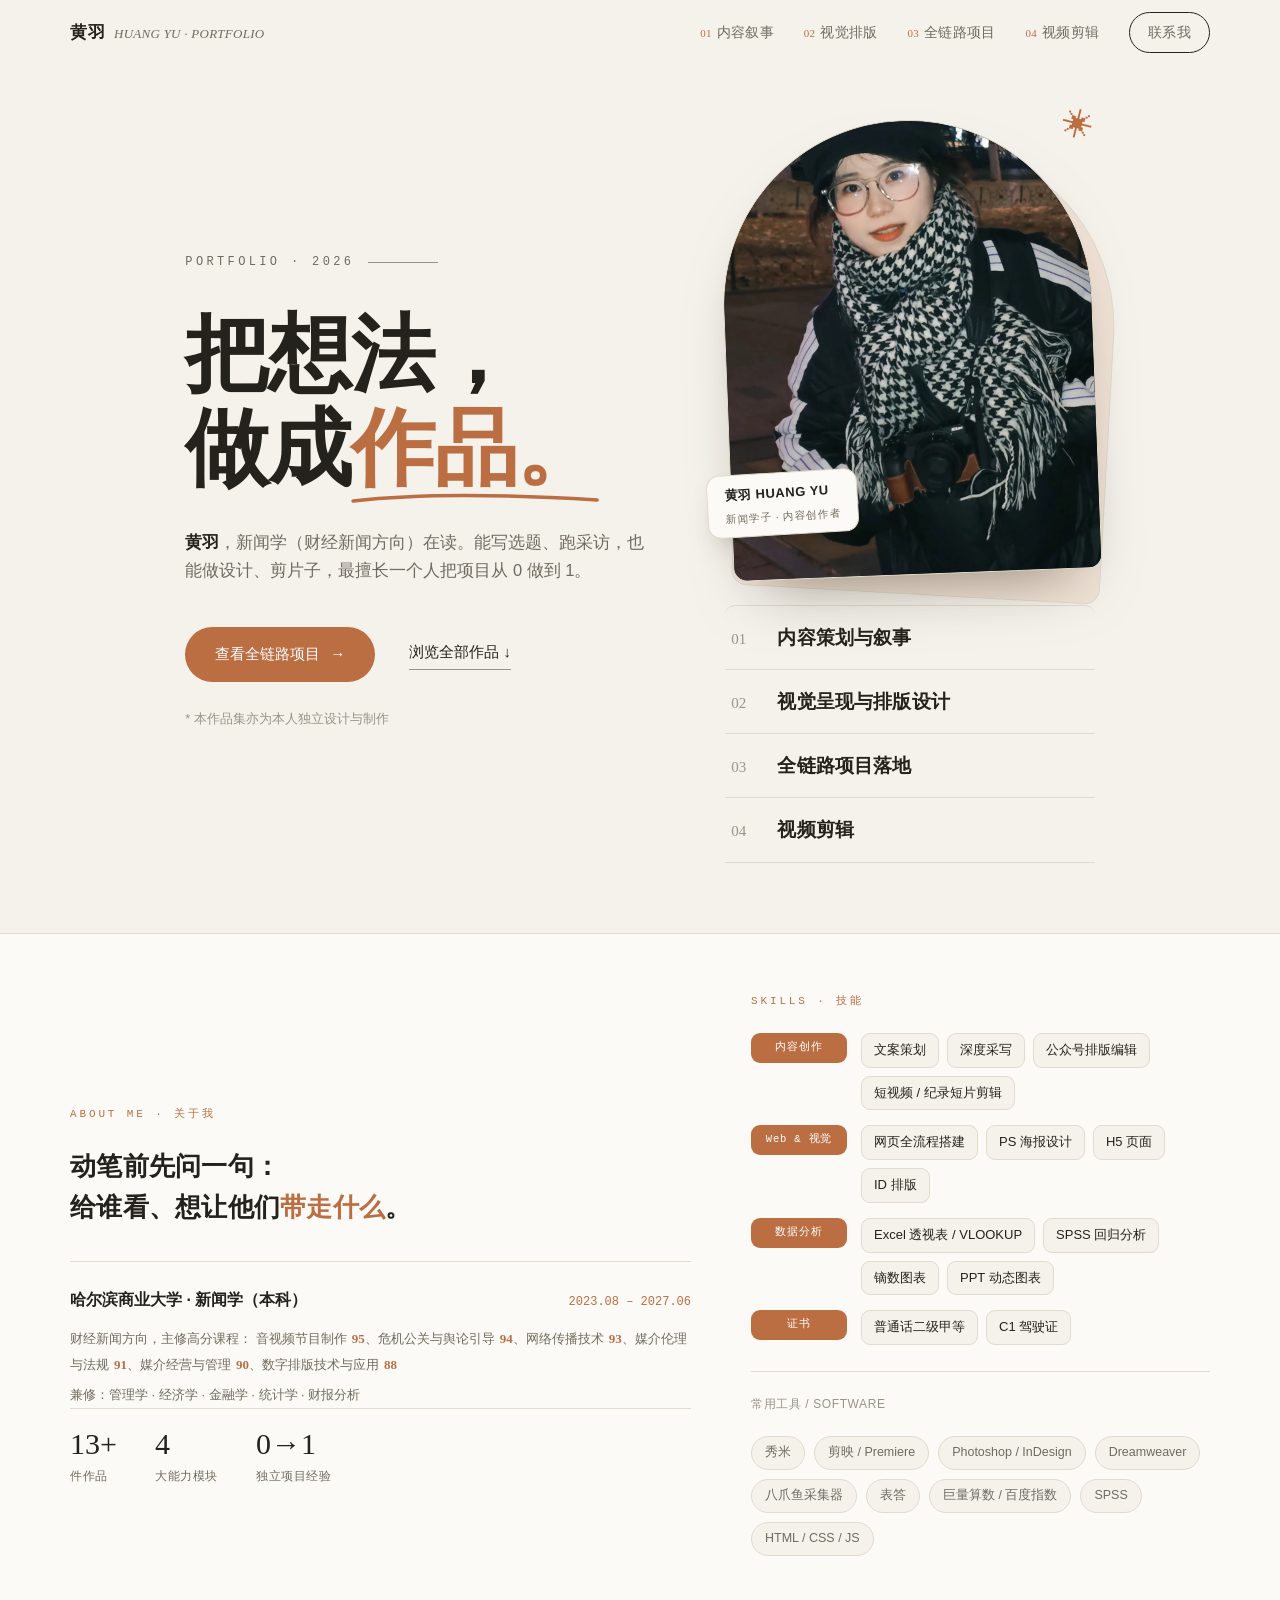
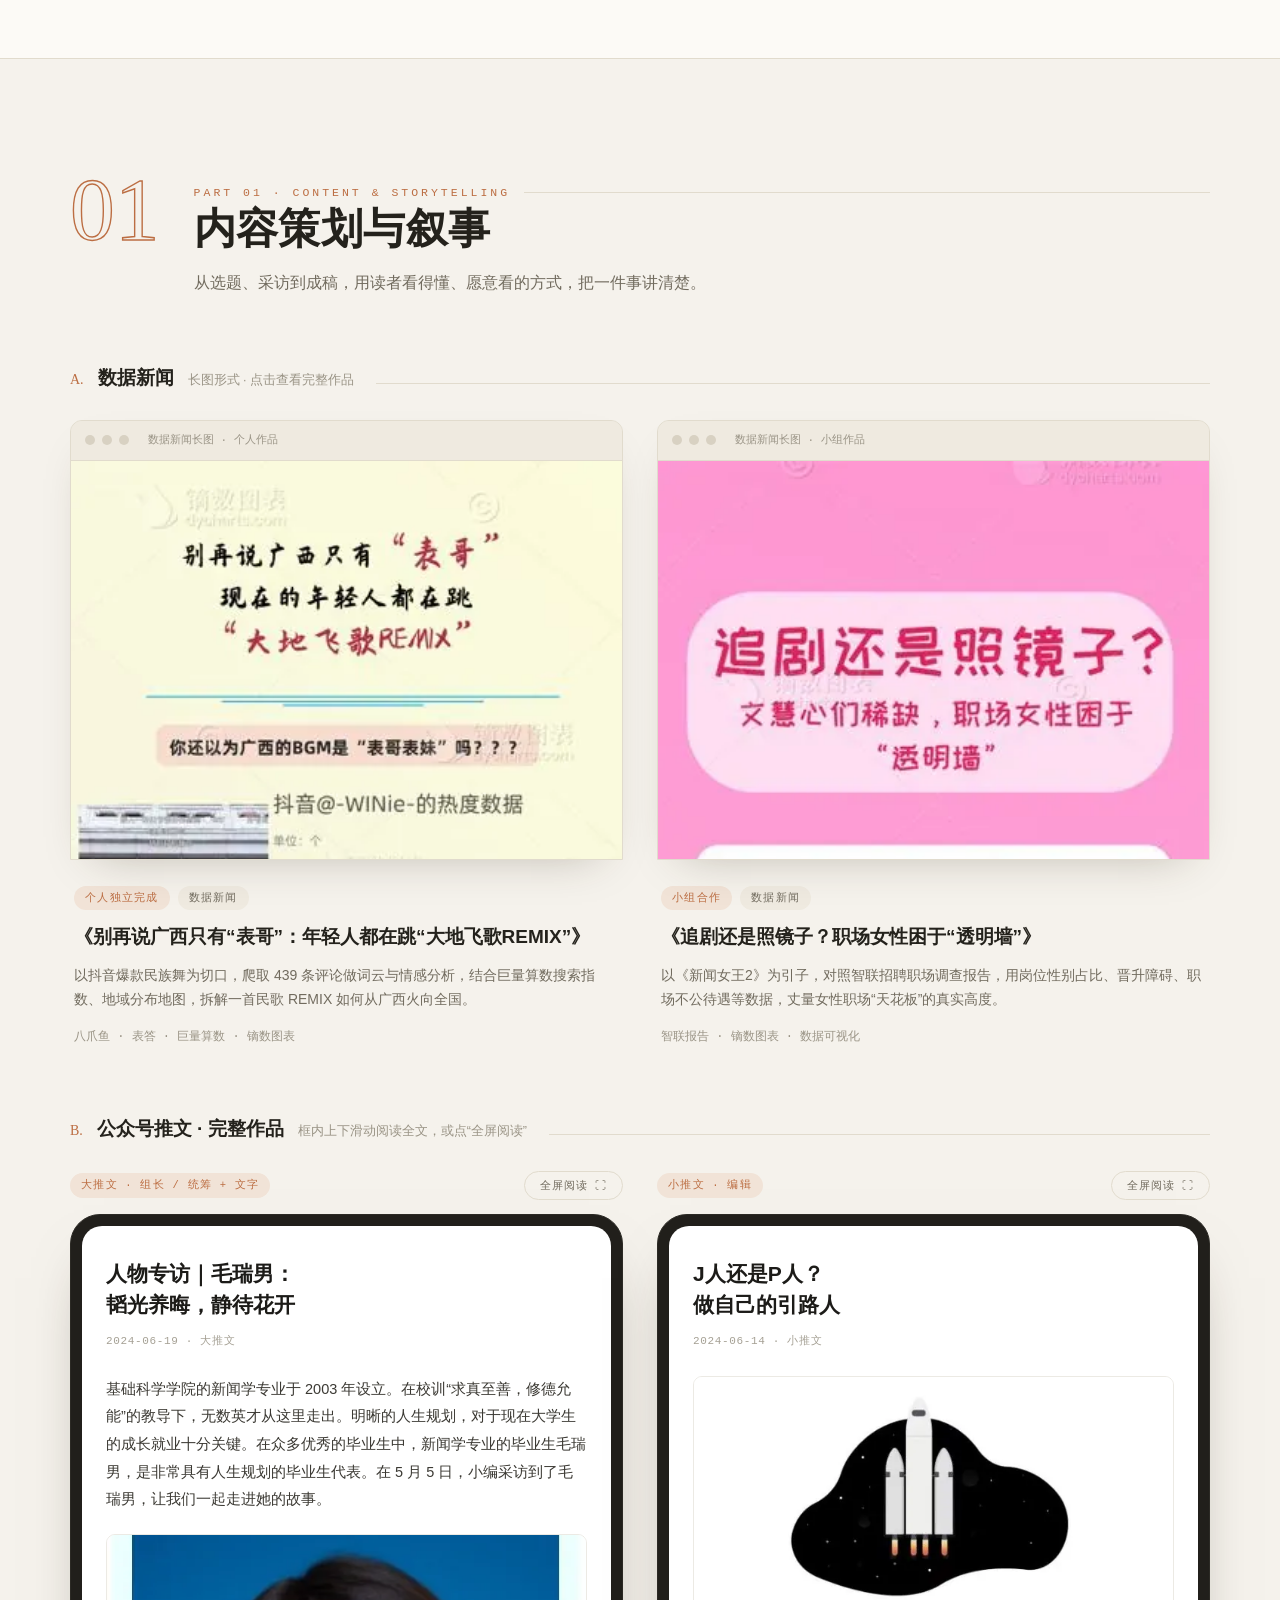
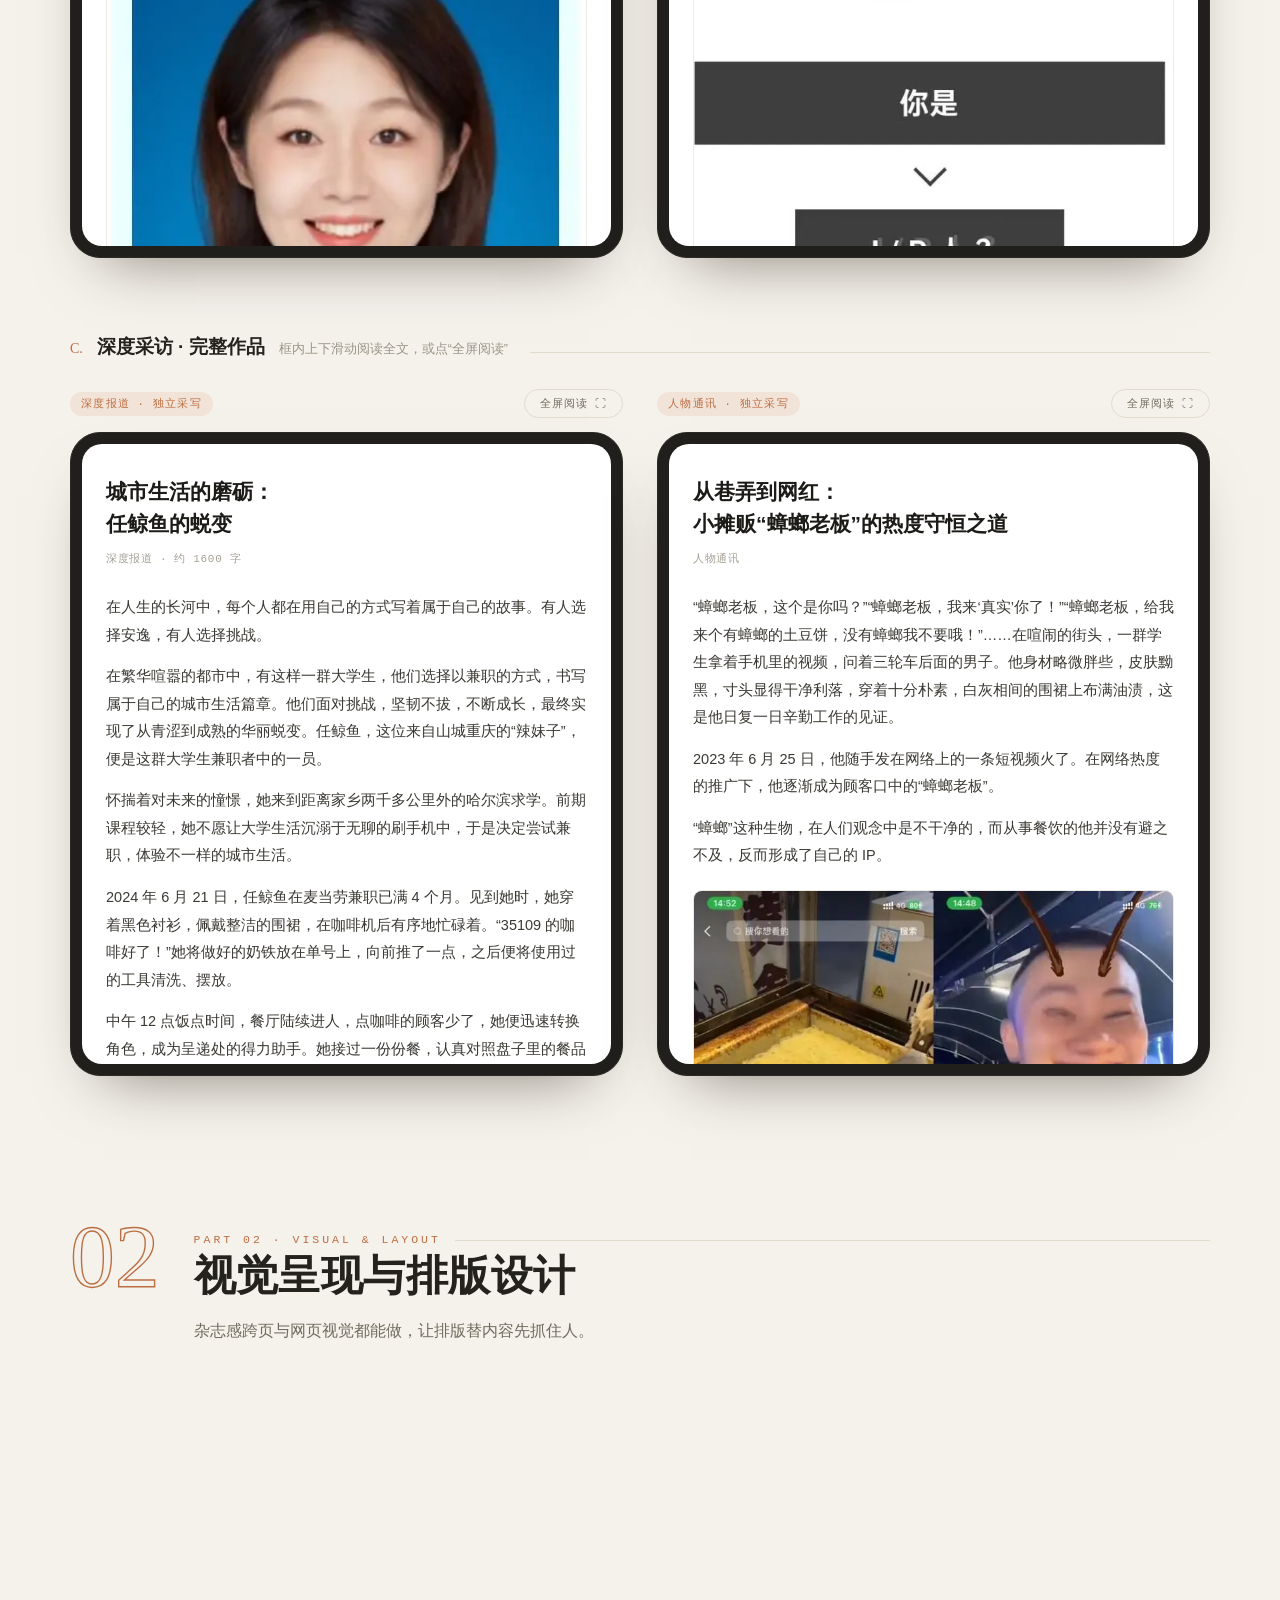
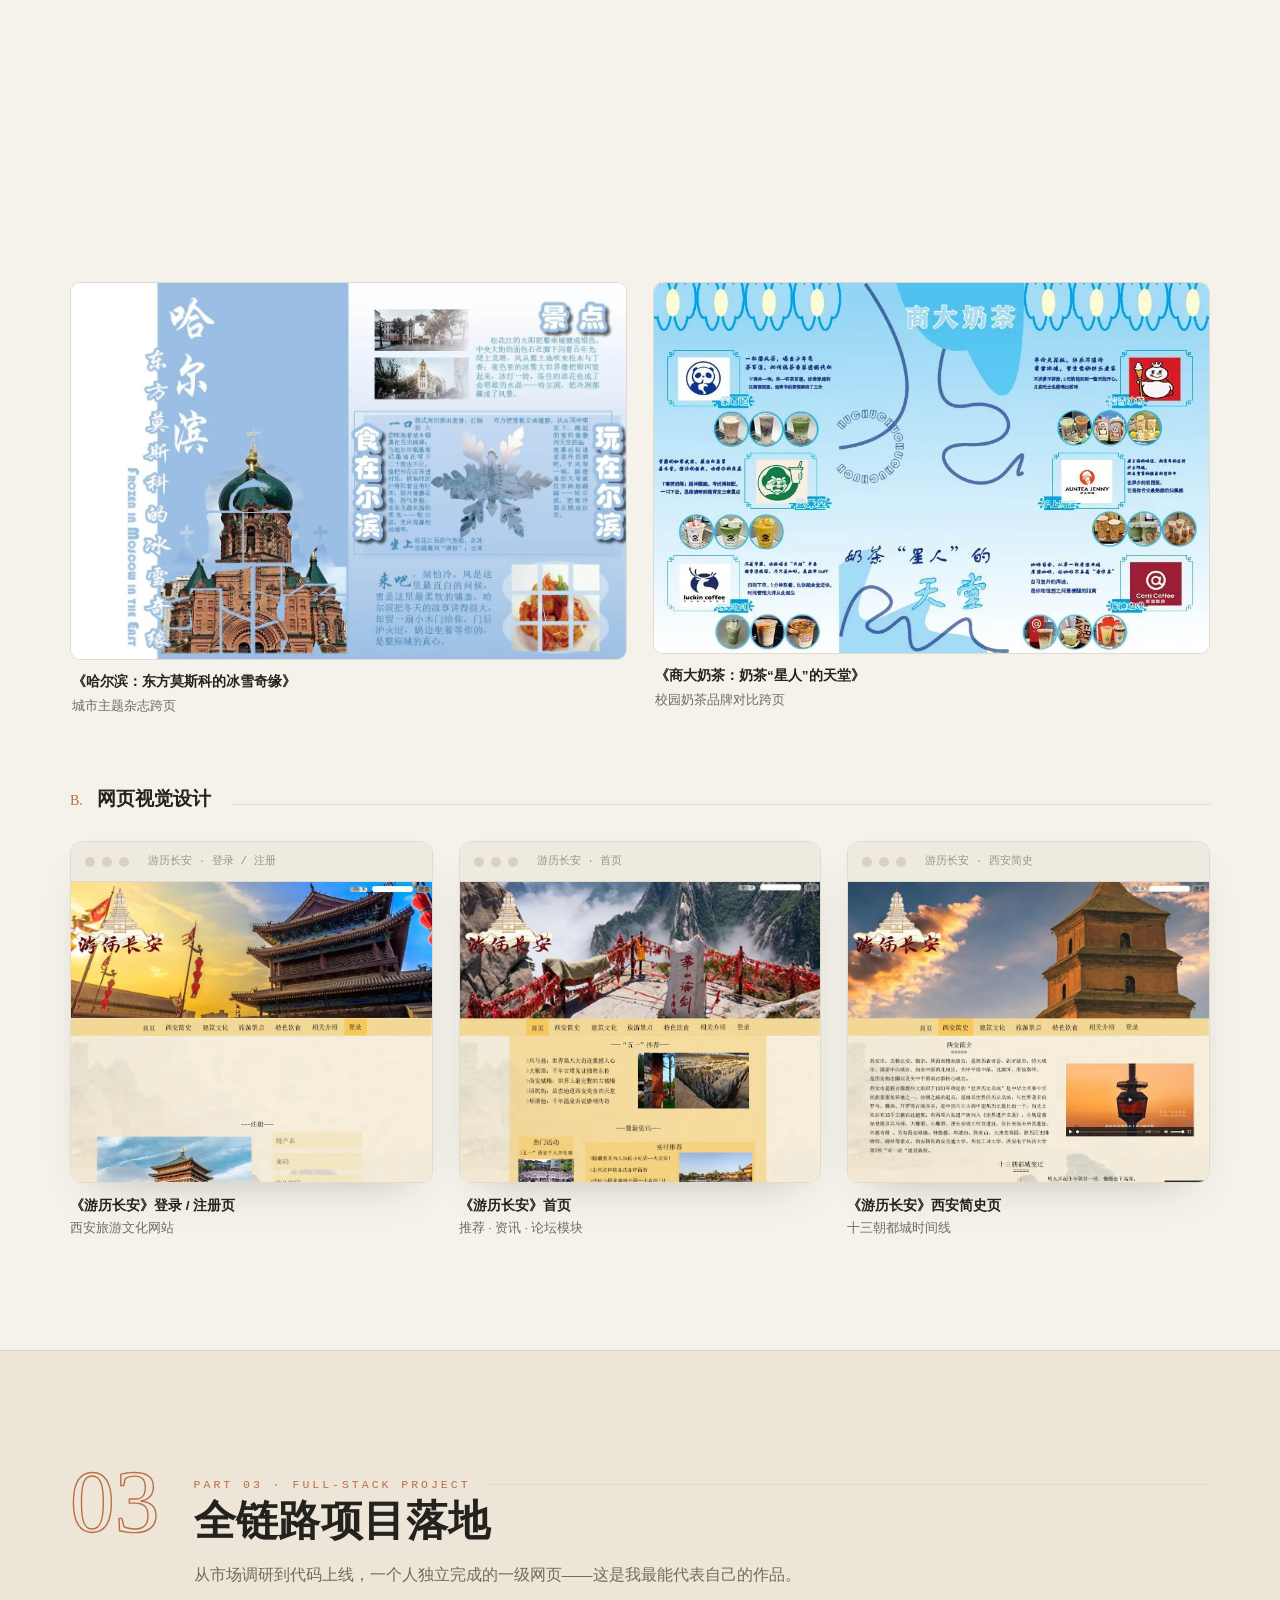
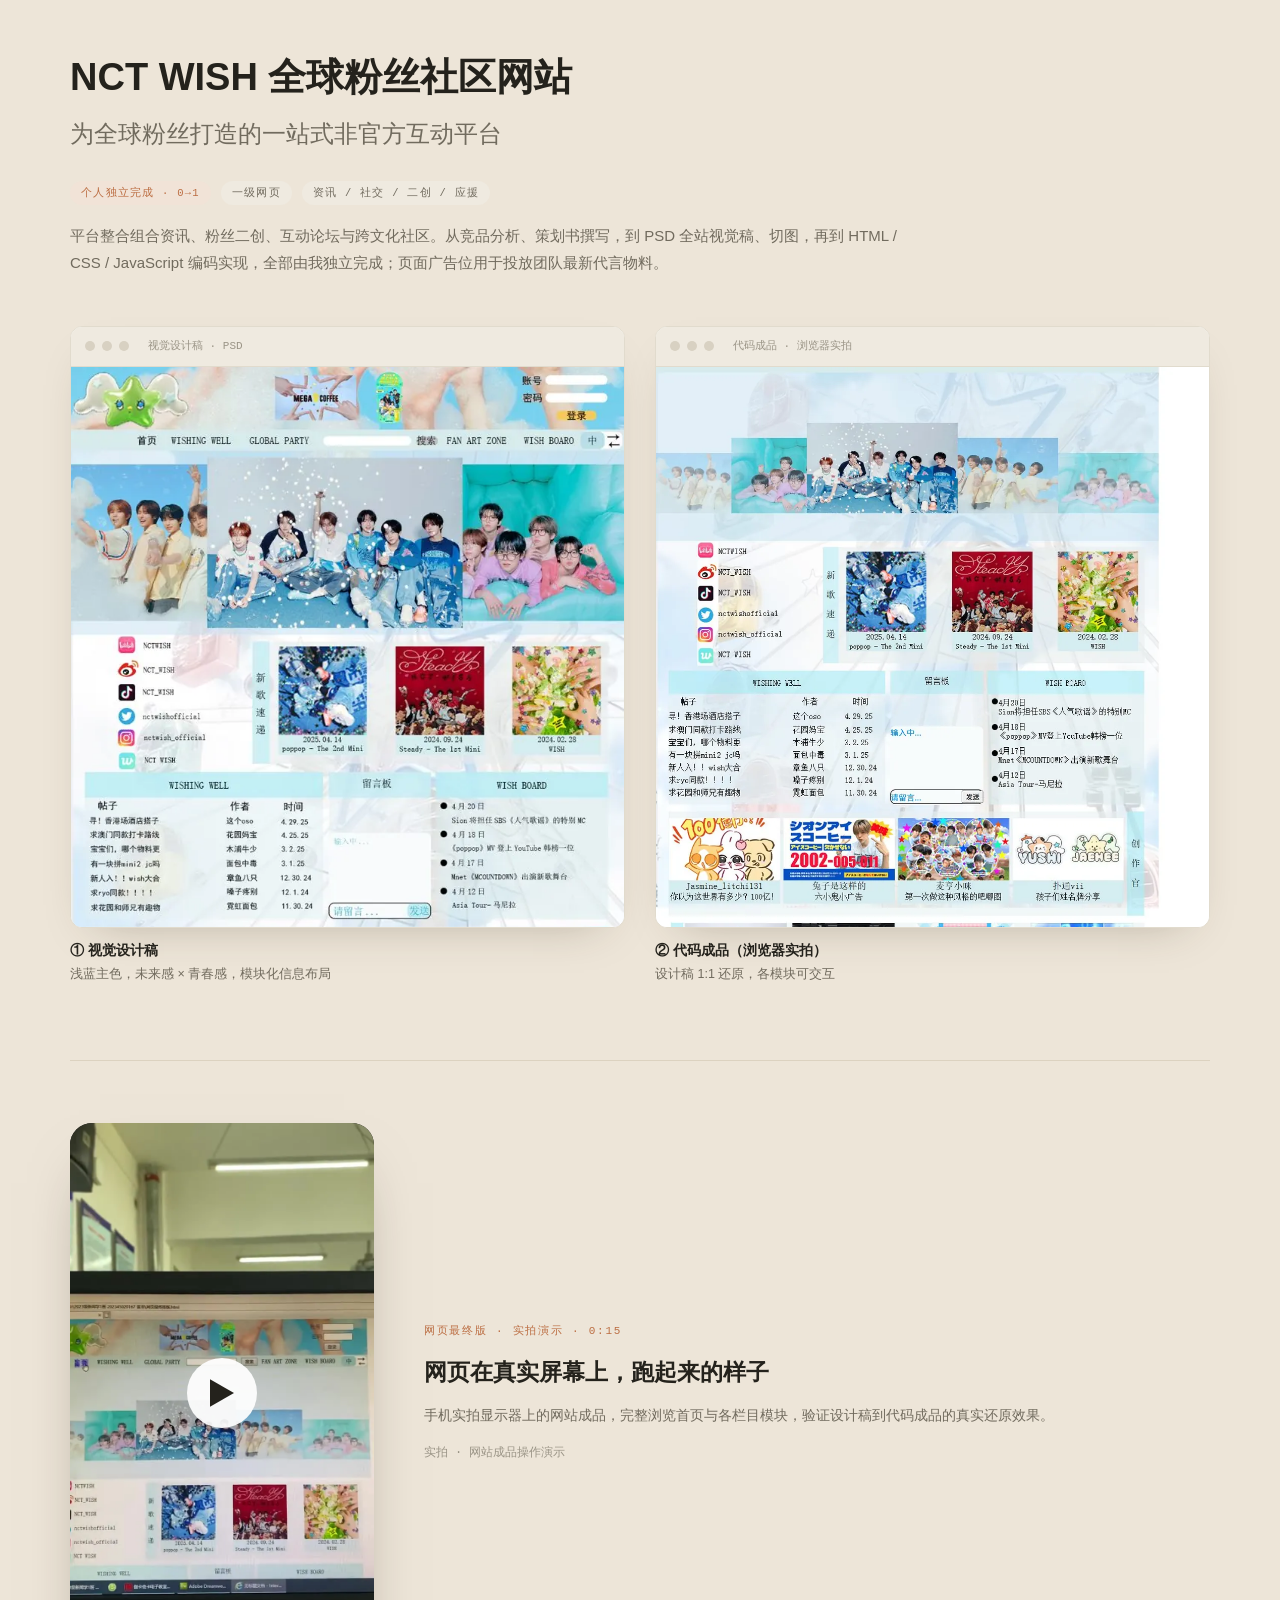
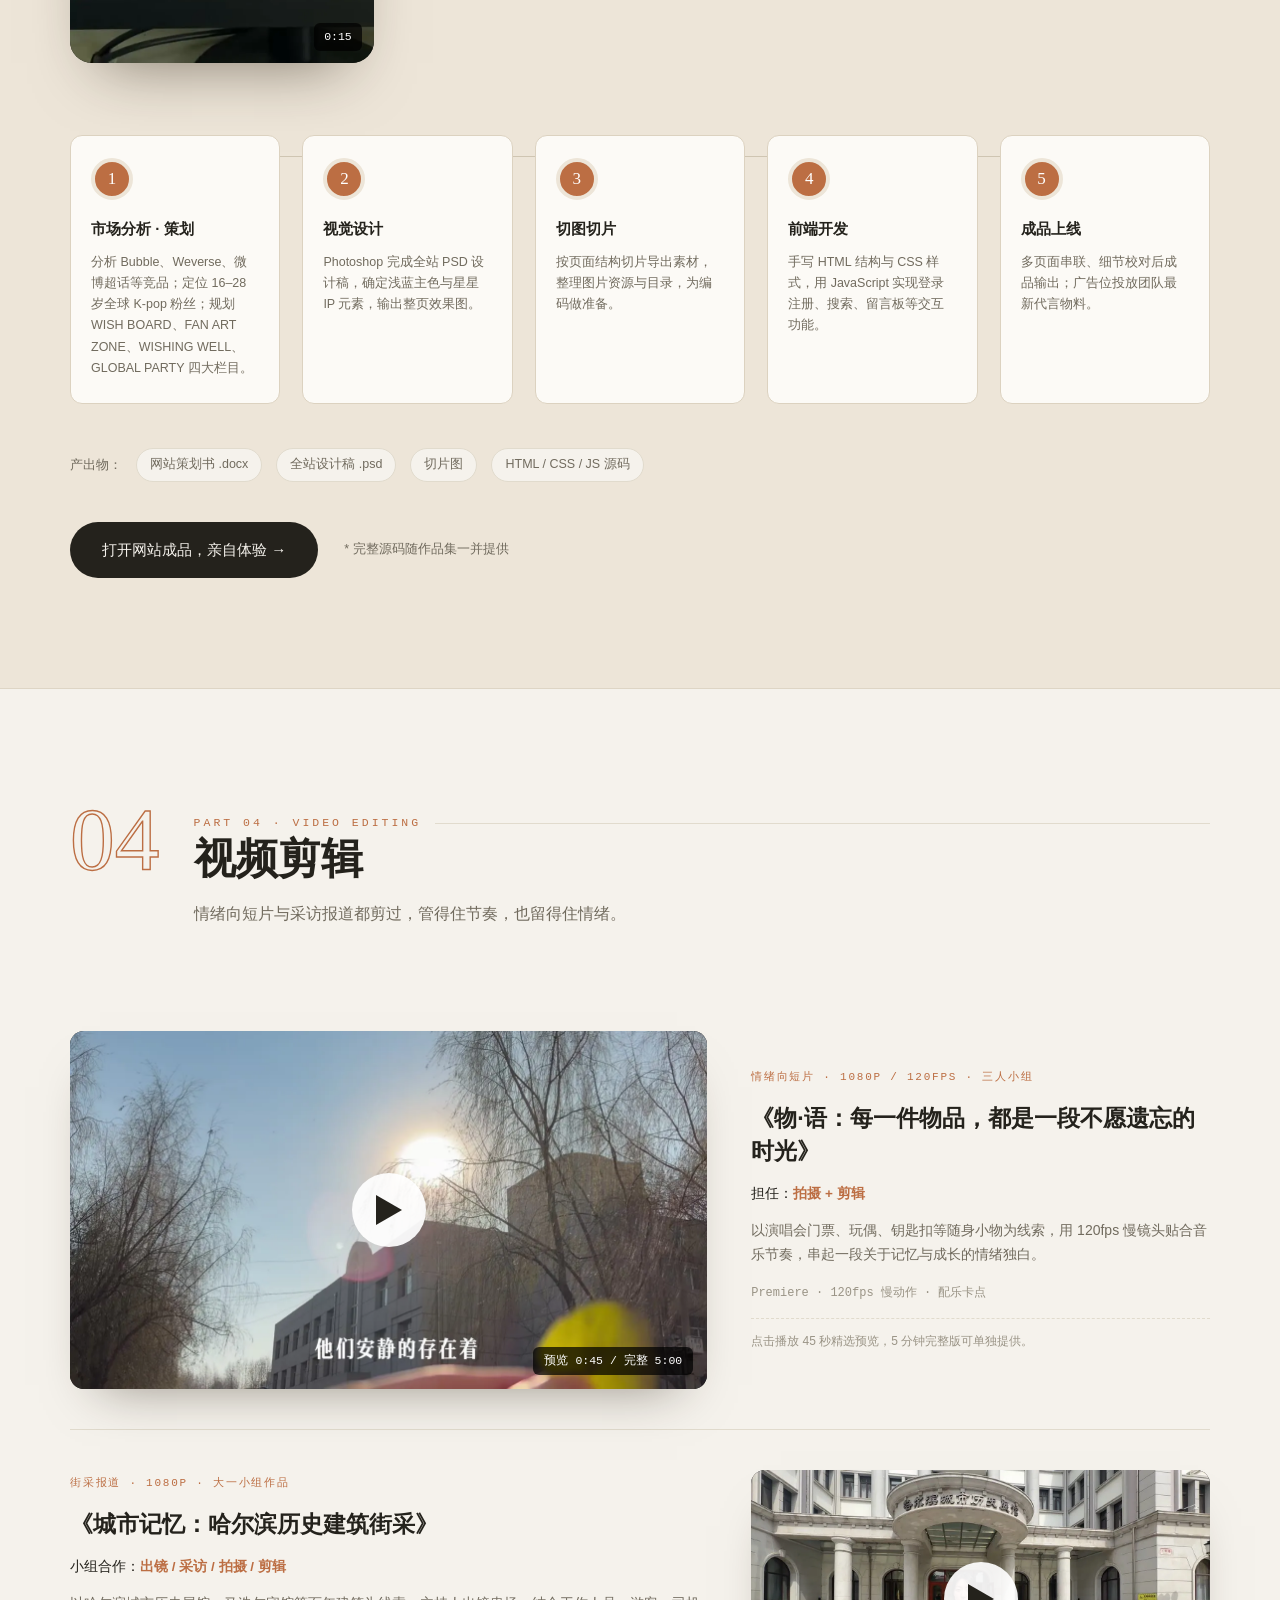
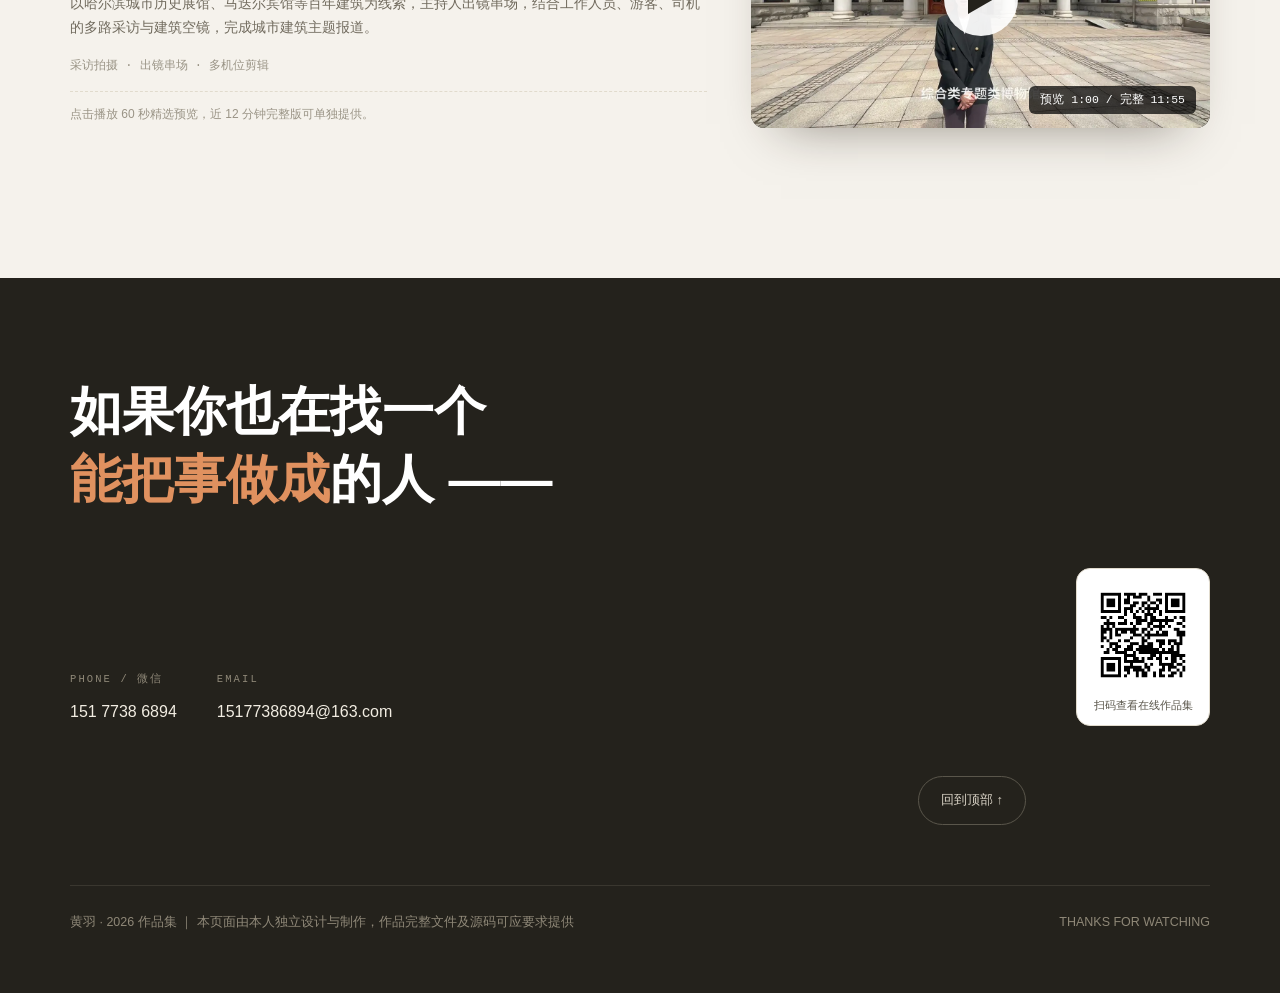
<file: index.html>
<!DOCTYPE html>
<html lang="zh-CN">
<head>
<meta charset="UTF-8" />
<meta name="viewport" content="width=device-width, initial-scale=1.0" />
<title>黄羽 · 作品集</title>
<style>
:root{
  --paper:#F5F2EC;
  --paper-2:#EFEAE0;
  --card:#FCFAF6;
  --ink:#24221C;
  --ink-2:#716B5E;
  --ink-3:#9A9486;
  --line:#E1DBCD;
  --accent:#BC6E43;
  --accent-2:#9C572F;
  --accent-soft:#F1E3D7;
  --band:#EDE5D8;
  --serif:Georgia,"Times New Roman","Songti SC",serif;
  --sans:"PingFang SC","Hiragino Sans GB","Microsoft YaHei","Helvetica Neue",sans-serif;
  --mono:Consolas,"SF Mono",monospace;
}
*{margin:0;padding:0;box-sizing:border-box}
html{scroll-behavior:smooth}
body{
  font-family:var(--sans);
  background:var(--paper);
  color:var(--ink);
  font-size:16px;line-height:1.75;
  -webkit-font-smoothing:antialiased;
  overflow-x:hidden;
}
::selection{background:var(--accent);color:#fff}
img{display:block;max-width:100%}
a{color:inherit;text-decoration:none}
.wrap{max-width:1200px;margin:0 auto;padding:0 30px}

/* ---------- nav ---------- */
nav{
  position:fixed;top:0;left:0;right:0;z-index:90;
  height:66px;display:flex;align-items:center;
  transition:background .35s,box-shadow .35s,height .35s;
  border-bottom:1px solid transparent;
}
nav.scrolled{
  background:rgba(245,242,236,.86);
  backdrop-filter:blur(14px);
  border-bottom:1px solid var(--line);
  height:58px;
}
.nav-inner{width:100%;max-width:1200px;margin:0 auto;padding:0 30px;display:flex;align-items:center;justify-content:space-between}
.logo{font-weight:700;letter-spacing:.06em;font-size:17px}
.logo span{font-family:var(--serif);font-style:italic;font-weight:400;font-size:13px;color:var(--ink-2);margin-left:8px;letter-spacing:.02em}
.nav-links{display:flex;gap:30px;align-items:center}
.nav-links a{font-size:14px;color:var(--ink-2);position:relative;transition:color .25s;letter-spacing:.02em}
.nav-links a:hover{color:var(--ink)}
.nav-links a .n{font-family:var(--serif);font-size:11px;color:var(--accent);margin-right:5px}
.nav-contact{border:1px solid var(--ink);padding:7px 18px;font-size:13px;border-radius:40px;transition:.25s}
.nav-contact:hover{background:var(--ink);color:var(--paper)}

/* ---------- hero ---------- */
.hero{min-height:100vh;display:flex;align-items:center;padding:120px 0 70px;position:relative}
.hero-grid{display:grid;grid-template-columns:1.12fr .88fr;gap:70px;align-items:center;width:100%}
.kicker{display:flex;align-items:center;gap:14px;font-family:var(--mono);font-size:12px;letter-spacing:.28em;color:var(--ink-2);margin-bottom:34px}
.kicker::after{content:"";height:1px;width:70px;background:var(--ink-3)}
.hero h1{font-size:clamp(42px,6.6vw,84px);line-height:1.12;font-weight:700;letter-spacing:-.015em}
.hero h1 .ul{position:relative;display:inline-block;color:var(--accent)}
.hero h1 .ul svg{position:absolute;left:0;right:0;bottom:-10px;width:100%;height:14px}
.hero-sub{margin-top:32px;color:var(--ink-2);font-size:16.5px;max-width:470px}
.hero-sub b{color:var(--ink);font-weight:600}
.hero-btns{margin-top:42px;display:flex;align-items:center;gap:34px}
.btn-primary{background:var(--accent);color:#fff;padding:14px 30px;border-radius:40px;font-size:15px;display:inline-flex;align-items:center;gap:10px;transition:.25s}
.btn-primary:hover{background:var(--accent-2);transform:translateY(-2px)}
.btn-primary .arr{transition:transform .25s}
.btn-primary:hover .arr{transform:translateX(4px)}
.btn-ghost{font-size:15px;color:var(--ink);display:inline-flex;gap:8px;align-items:center;border-bottom:1px solid var(--ink-3);padding-bottom:3px;transition:.25s}
.btn-ghost:hover{color:var(--accent);border-color:var(--accent)}
.hero-note{margin-top:26px;font-size:13px;color:var(--ink-3)}

.index-list{border-top:1px solid var(--line)}
.index-list a{display:flex;align-items:baseline;gap:18px;padding:21px 6px;border-bottom:1px solid var(--line);transition:.25s;position:relative}
.index-list a:hover{padding-left:18px}
.index-list a:hover .il-title{color:var(--accent)}
.il-num{font-family:var(--serif);font-size:15px;color:var(--ink-3);min-width:28px}
.il-title{font-size:19px;font-weight:600;letter-spacing:.01em;transition:color .25s}
.il-tag{margin-left:auto;font-family:var(--mono);font-size:10px;letter-spacing:.15em;color:var(--accent);border:1px solid var(--accent);padding:2px 9px;border-radius:30px}
.il-arrow{opacity:0;transform:translateX(-6px);transition:.25s;color:var(--accent)}
.index-list a:hover .il-arrow{opacity:1;transform:translateX(0)}

/* ---------- about band ---------- */
.about{border-top:1px solid var(--line);border-bottom:1px solid var(--line);background:var(--card)}
.about-grid{display:grid;grid-template-columns:1.15fr .85fr;gap:60px;padding:58px 0;align-items:center}
.about-quote{font-size:clamp(20px,2.2vw,26px);line-height:1.6;font-weight:600;letter-spacing:.01em}
.about-quote em{font-style:normal;color:var(--accent);position:relative}
.about-tools{display:flex;flex-wrap:wrap;gap:9px;margin-bottom:22px}
.chip{font-size:12.5px;color:var(--ink-2);border:1px solid var(--line);background:var(--paper);padding:5px 13px;border-radius:30px}
.chip.dark{background:var(--ink);color:var(--paper);border-color:var(--ink)}
.about-stats{display:flex;gap:38px;padding-top:20px;border-top:1px solid var(--line)}
.stat .v{font-family:var(--serif);font-size:30px;line-height:1}
.stat .l{font-size:12px;color:var(--ink-2);margin-top:7px;letter-spacing:.05em}

/* ---------- section common ---------- */
section.block{padding:110px 0}
.sec-head{display:grid;grid-template-columns:auto 1fr;gap:0 34px;align-items:start;margin-bottom:64px}
.sec-num{font-family:var(--serif);font-size:clamp(56px,7vw,96px);line-height:.9;color:transparent;-webkit-text-stroke:1.4px var(--accent);grid-row:span 2}
.sec-top{display:flex;align-items:center;gap:14px;font-family:var(--mono);font-size:11.5px;letter-spacing:.26em;color:var(--accent);padding-top:14px}
.sec-top::after{content:"";flex:1;height:1px;background:var(--line)}
.sec-title{font-size:clamp(28px,3.6vw,42px);font-weight:700;letter-spacing:.01em;line-height:1.25}
.sec-desc{grid-column:2;color:var(--ink-2);font-size:15.5px;max-width:620px;margin-top:14px}

.sub-head{display:flex;align-items:baseline;gap:14px;margin:64px 0 26px}
.sub-head h3{font-size:19px;font-weight:700}
.sub-head .sn{font-family:var(--serif);color:var(--accent);font-size:14px}
.sub-head::after{content:"";flex:1;height:1px;background:var(--line);margin-left:8px}
.sub-head .hint{font-size:12.5px;color:var(--ink-3);font-weight:400}

/* browser / phone frames */
.browser{border:1px solid var(--line);border-radius:12px;overflow:hidden;background:#fff;box-shadow:0 18px 44px -26px rgba(60,50,30,.35)}
.browser-bar{height:40px;background:var(--paper-2);display:flex;align-items:center;gap:7px;padding:0 14px;border-bottom:1px solid var(--line)}
.browser-bar i{width:10px;height:10px;border-radius:50%;background:#D8D1C2;display:block}
.browser-bar .url{margin-left:12px;font-size:11px;color:var(--ink-3);font-family:var(--mono)}

/* feature cards */
.feat-grid{display:grid;grid-template-columns:1fr 1fr;gap:34px}
.feat-card .poster-frame{height:440px;overflow:hidden;position:relative;cursor:pointer;background:var(--paper-2)}
.feat-card .poster-frame img{width:100%;transition:transform .6s ease}
.feat-card .poster-frame:hover img{transform:translateY(calc(-100% + 440px));transition:transform 6s linear}
.scroll-hint{position:absolute;left:50%;bottom:14px;transform:translateX(-50%);background:rgba(36,34,28,.78);color:#fff;font-size:11px;padding:5px 13px;border-radius:30px;letter-spacing:.05em;opacity:0;transition:.3s}
.feat-card .poster-frame:hover .scroll-hint{opacity:1}
.feat-body{padding:26px 4px 0}
.tag-row{display:flex;gap:8px;margin-bottom:13px;flex-wrap:wrap}
.tag{font-family:var(--mono);font-size:10.5px;letter-spacing:.12em;color:var(--accent);background:var(--accent-soft);padding:3px 11px;border-radius:30px}
.tag.gray{color:var(--ink-2);background:var(--paper-2)}
.feat-body h4{font-size:19px;line-height:1.5;font-weight:700;margin-bottom:11px}
.feat-body p{font-size:14px;color:var(--ink-2)}
.feat-body .tools{margin-top:15px;font-size:12px;color:var(--ink-3);font-family:var(--mono)}

/* mini cards */
.mini-grid{display:grid;grid-template-columns:repeat(4,1fr);gap:24px}
.mini-card{border:1px solid var(--line);border-radius:12px;overflow:hidden;background:var(--card);transition:.3s;cursor:pointer}
.mini-card:hover{transform:translateY(-5px);box-shadow:0 20px 40px -24px rgba(60,50,30,.4)}
.mini-card .mc-img{height:250px;overflow:hidden;background:var(--paper-2)}
.mini-card .mc-img img{width:100%;height:100%;object-fit:cover;object-position:top center;transition:transform .5s}
.mini-card:hover .mc-img img{transform:scale(1.05)}
.mc-body{padding:17px 18px 20px}
.mc-body h5{font-size:15px;line-height:1.5;font-weight:700;margin-bottom:7px}
.mc-body p{font-size:12.5px;color:var(--ink-2);line-height:1.65}
.mc-body .meta{font-family:var(--mono);font-size:10.5px;color:var(--accent);margin-bottom:8px;letter-spacing:.08em}

/* visual gallery */
.mag-grid{display:grid;grid-template-columns:repeat(12,1fr);gap:26px}
.mag-item{cursor:pointer;transition:.3s}
.mag-item:hover{transform:translateY(-4px)}
.mag-item .frame{overflow:hidden;border-radius:10px;border:1px solid var(--line);background:#fff}
.mag-item img{width:100%;transition:transform .55s}
.mag-item:hover img{transform:scale(1.04)}
.mag-item .cap{font-size:12.5px;color:var(--ink-2);margin-top:10px;padding-left:2px}
.mag-item .cap b{color:var(--ink);font-weight:600;display:block;font-size:13.5px;margin-bottom:2px}
.w7{grid-column:span 7}.w5{grid-column:span 5}.w6{grid-column:span 6}
.web-grid{display:grid;grid-template-columns:repeat(3,1fr);gap:26px}
.web-card .browser .shot{height:300px;overflow:hidden}
.web-card .browser .shot img{width:100%}
.web-card{cursor:pointer}
.web-card .cap{font-size:12.5px;color:var(--ink-2);margin-top:11px}
.web-card .cap b{display:block;color:var(--ink);font-size:13.5px}

/* ---------- key project band ---------- */
.band{background:var(--band);border-top:1px solid #DED5C5;border-bottom:1px solid #DED5C5}
.band .sec-num{-webkit-text-stroke:1.4px var(--accent)}
.key-meta{display:flex;gap:10px;flex-wrap:wrap;margin:26px 0 8px}
.key-showcase{display:grid;grid-template-columns:1fr 1fr;gap:30px;margin-top:50px}
.key-showcase .browser .shot{height:560px;overflow:hidden}
.key-showcase .browser .shot img{width:100%}
.key-showcap{font-size:12.5px;color:var(--ink-2);margin-top:11px}
.key-showcap b{display:block;color:var(--ink);font-size:13.5px;margin-bottom:2px}
.process{margin-top:72px;position:relative}
.process-line{position:absolute;top:21px;left:2%;right:2%;height:1px;background:#CFC5B2}
.process-grid{display:grid;grid-template-columns:repeat(5,1fr);gap:22px;position:relative}
.pstep{background:var(--card);border:1px solid #DCD2C0;border-radius:12px;padding:22px 20px 24px;position:relative}
.pstep .pn{width:42px;height:42px;border-radius:50%;background:var(--accent);color:#fff;font-family:var(--serif);font-size:17px;display:flex;align-items:center;justify-content:center;margin-bottom:16px;border:4px solid var(--band)}
.pstep h5{font-size:15px;font-weight:700;margin-bottom:9px}
.pstep p{font-size:12.5px;color:var(--ink-2);line-height:1.7}
.deliver{margin-top:44px;display:flex;align-items:center;gap:14px;flex-wrap:wrap}
.deliver .dl-label{font-size:13px;color:var(--ink-2)}
.key-cta{margin-top:40px;display:flex;align-items:center;gap:26px;flex-wrap:wrap}
.btn-dark{background:var(--ink);color:var(--paper);padding:15px 32px;border-radius:40px;font-size:15px;display:inline-flex;gap:11px;align-items:center;transition:.25s}
.btn-dark:hover{background:var(--accent);transform:translateY(-2px)}
.key-note{font-size:12.5px;color:var(--ink-2)}

/* ---------- video ---------- */
.vid-card{display:grid;grid-template-columns:1.25fr .9fr;gap:44px;align-items:center;padding:40px 0;border-bottom:1px solid var(--line)}
.vid-card:last-child{border-bottom:none}
.vid-card.flip .vid-media{order:2}
.vid-media{position:relative;border-radius:14px;overflow:hidden;aspect-ratio:16/9;cursor:pointer;background:#111;box-shadow:0 26px 50px -30px rgba(40,30,15,.5)}
.vid-media img{width:100%;height:100%;object-fit:cover;transition:transform .5s,opacity .3s}
.vid-media:hover img{transform:scale(1.04)}
.play-btn{position:absolute;top:50%;left:50%;transform:translate(-50%,-50%);width:74px;height:74px;border-radius:50%;background:rgba(255,255,255,.92);display:flex;align-items:center;justify-content:center;transition:.25s}
.vid-media:hover .play-btn{background:var(--accent)}
.vid-media:hover .play-btn svg path{fill:#fff}
.vid-duration{position:absolute;right:14px;bottom:14px;background:rgba(0,0,0,.72);color:#fff;font-size:11.5px;padding:4px 11px;border-radius:6px;font-family:var(--mono)}
.vid-media video{width:100%;height:100%;object-fit:cover;background:#000}
.vid-info .meta{font-family:var(--mono);font-size:11px;letter-spacing:.16em;color:var(--accent);margin-bottom:14px}
.vid-info h4{font-size:23px;font-weight:700;line-height:1.45;margin-bottom:14px}
.vid-info .role{font-size:13.5px;color:var(--ink);margin-bottom:12px}
.vid-info .role b{color:var(--accent);font-weight:600}
.vid-info p{font-size:14px;color:var(--ink-2);margin-bottom:16px}
.vid-info .tools{font-size:12px;color:var(--ink-3);font-family:var(--mono)}
.vid-info .full-note{margin-top:14px;font-size:12px;color:var(--ink-3);border-top:1px dashed var(--line);padding-top:12px}

/* ---------- footer ---------- */
footer{padding:100px 0 60px;background:var(--ink);color:#D9D3C6}
.foot-title{font-size:clamp(30px,4.4vw,52px);font-weight:700;line-height:1.3;color:#fff}
.foot-title em{font-style:normal;color:#E0915F}
.foot-grid{display:grid;grid-template-columns:1fr auto;gap:50px;margin-top:54px;align-items:end}
.foot-qr{background:#fff;border:1px solid var(--line);border-radius:14px;padding:12px 12px 10px;text-align:center}
.foot-qr img{width:108px;height:108px;display:block}
.foot-qr span{display:block;font-size:11px;color:#5A564B;margin-top:7px;white-space:nowrap}
.foot-contact{display:flex;gap:40px;flex-wrap:wrap}
.fc-item .l{font-family:var(--mono);font-size:10.5px;letter-spacing:.2em;color:#8F8878;margin-bottom:9px}
.fc-item .v{font-size:16px;color:#F2EDE2}
.foot-note{margin-top:60px;padding-top:26px;border-top:1px solid #3A372F;font-size:12.5px;color:#8F8878;display:flex;justify-content:space-between;gap:20px;flex-wrap:wrap}
.totop{justify-self:end;border:1px solid #5A564B;border-radius:40px;padding:12px 22px;font-size:13px;color:#D9D3C6;transition:.25s;white-space:nowrap}
.totop:hover{background:#E0915F;border-color:#E0915F;color:#1C1A14}

/* ---------- lightbox ---------- */
.lightbox{position:fixed;inset:0;z-index:200;background:rgba(28,26,21,.9);backdrop-filter:blur(8px);display:none;align-items:center;justify-content:center;flex-direction:column}
.lightbox.open{display:flex}
.lb-img{max-width:92vw;max-height:82vh;border-radius:8px;box-shadow:0 40px 90px rgba(0,0,0,.5)}
.lb-cap{color:#D9D3C6;font-size:13.5px;margin-top:18px;max-width:70vw;text-align:center}
.lb-cap b{color:#fff}
.lb-close{position:absolute;top:26px;right:32px;color:#D9D3C6;font-size:34px;cursor:pointer;line-height:1;background:none;border:none;font-family:var(--serif)}
.lb-nav{position:absolute;top:50%;transform:translateY(-50%);color:#D9D3C6;font-size:44px;cursor:pointer;background:none;border:none;padding:30px;transition:color .2s}
.lb-nav:hover{color:#E0915F}
.lb-prev{left:10px}.lb-next{right:10px}
.lb-counter{position:absolute;bottom:26px;left:50%;transform:translateX(-50%);font-family:var(--mono);font-size:11.5px;color:#8F8878;letter-spacing:.15em}

/* ---------- hero portrait (designed) ---------- */
.portrait-art{position:relative;max-width:372px;margin:0 auto}
.pa-shape{position:absolute;inset:22px -18px -20px 18px;background:var(--accent-soft);border:1px solid var(--line);border-radius:190px 190px 16px 16px;transform:rotate(3.2deg)}
.pa-photo{position:relative;border-radius:190px 190px 14px 14px;overflow:hidden;border:1px solid var(--line);box-shadow:0 32px 64px -32px rgba(50,40,20,.55);transform:rotate(-2.2deg);aspect-ratio:1608/1980;background:#222}
.pa-photo img{width:100%;height:100%;object-fit:cover}
.pa-tag{position:absolute;left:-18px;bottom:40px;background:var(--card);border:1px solid var(--line);border-radius:13px;padding:9px 17px;box-shadow:0 16px 32px -18px rgba(50,40,20,.55);transform:rotate(-3.4deg);font-size:13px;font-weight:700;letter-spacing:.04em;z-index:2}
.pa-tag span{display:block;font-size:10.5px;color:var(--ink-2);font-weight:400;letter-spacing:.06em;margin-top:2px}
.pa-star{position:absolute;top:-10px;right:2px;font-size:31px;color:var(--accent);transform:rotate(14deg);line-height:1;z-index:2}
.hero .index-list{margin-top:30px;border-radius:10px}
.hero .index-list a{padding:15px 6px}

/* ---------- about / skills ---------- */
.about-label{font-family:var(--mono);font-size:11px;letter-spacing:.26em;color:var(--accent);margin-bottom:22px}
.edu-block{margin-top:32px;border-top:1px solid var(--line);padding-top:24px}
.edu-head{display:flex;justify-content:space-between;gap:12px;flex-wrap:wrap;align-items:baseline}
.edu-head b{font-size:16px}
.edu-head .yr{font-family:var(--mono);font-size:12px;color:var(--accent)}
.edu-courses{margin-top:12px;font-size:13px;color:var(--ink-2);line-height:2}
.edu-courses .sc{color:var(--accent);font-family:var(--serif);font-weight:700;margin-left:5px}
.edu-courses .grp{display:block;margin-top:4px}
.skill-groups{display:flex;flex-direction:column;gap:15px}
.skill-group{display:grid;grid-template-columns:96px 1fr;gap:14px;align-items:start}
.sg-label{font-family:var(--mono);font-size:10.5px;letter-spacing:.08em;color:#fff;background:var(--accent);border-radius:9px;text-align:center;padding:7px 4px;line-height:1.5}
.sg-items{display:flex;flex-wrap:wrap;gap:8px}
.sg-items span{font-size:13px;color:var(--ink);background:var(--paper);border:1px solid var(--line);border-radius:9px;padding:5px 12px}
.about-tools{margin-top:26px;padding-top:22px;border-top:1px solid var(--line)}
.about-tools .at-t{font-size:12px;color:var(--ink-3);margin-bottom:12px;letter-spacing:.05em}

/* ---------- full articles ---------- */
.article-grid{display:grid;grid-template-columns:1fr 1fr;gap:34px}
.article-card .art-head{display:flex;align-items:center;justify-content:space-between;gap:12px;margin-bottom:14px}
.art-expand{font-family:var(--mono);font-size:11px;letter-spacing:.08em;color:var(--ink-2);background:transparent;border:1px solid var(--line);border-radius:30px;padding:6px 15px;cursor:pointer;transition:.25s}
.art-expand:hover{color:#fff;background:var(--accent);border-color:var(--accent)}
.article-frame{border:1px solid #2C2A25;border-radius:30px;padding:11px;background:#211F1B;box-shadow:0 30px 60px -34px rgba(40,30,15,.6)}
.article-scroll{height:620px;overflow-y:auto;background:#fff;border-radius:20px;scrollbar-width:thin}
.article-content{padding:32px 24px 42px;font-size:14.5px;line-height:1.9;color:#3B3933}
.ac-title{font-size:21px;font-weight:700;color:#1C1B18;line-height:1.5}
.ac-date{font-size:11px;color:#A5A094;margin:10px 0 24px;font-family:var(--mono);letter-spacing:.06em}
.article-content p{margin-bottom:14px}
.article-content p b{color:#1C1B18}
.ac-sec{display:flex;align-items:center;gap:10px;margin:30px 0 16px;font-size:16px;font-weight:700;color:#1C1B18}
.ac-sec .n{background:var(--accent);color:#fff;font-family:var(--serif);font-size:13px;border-radius:8px;padding:2px 11px}
.ac-fig{margin:20px 0}
.ac-fig img{width:100%;border-radius:9px;border:1px solid #ECEAE4}
.ac-fig figcaption{font-size:11.5px;color:#A5A094;text-align:center;margin-top:8px}
.ac-resume{background:#F7F4EE;border:1px solid #ECE7DC;border-radius:11px;padding:17px 19px;font-size:13px;line-height:2.05;color:#5A564B;margin:18px 0}
.ac-resume b{color:#1C1B18}
.ac-kw{display:grid;grid-template-columns:1fr 1fr;gap:11px;margin:18px 0}
.ac-kw .col{border-radius:11px;padding:15px 16px;font-size:12.5px;line-height:1.95;color:#4A473F}
.ac-kw .j{background:#EEF2F6}
.ac-kw .p{background:#F4F0EA}
.ac-kw h6{font-size:13px;margin-bottom:8px;color:#1C1B18}
.ac-iv{border-left:3px solid var(--accent);background:#FAF7F2;border-radius:0 11px 11px 0;padding:13px 17px;margin:15px 0;font-size:13px;line-height:1.9;color:#5A564B}
.ac-iv b{display:block;color:var(--accent);font-family:var(--mono);font-size:11px;letter-spacing:.1em;margin-bottom:7px}
.ac-end{text-align:center;margin-top:28px;color:#A5A094;font-size:13px;letter-spacing:.2em}
.ac-credits{border-top:1px dashed #E1DCD2;margin-top:18px;padding-top:15px;font-size:12px;color:#8A8578;line-height:2.1}

/* article fullscreen modal */
.art-modal{position:fixed;inset:0;z-index:210;background:rgba(245,242,236,.96);backdrop-filter:blur(10px);display:none;overflow-y:auto}
.art-modal.open{display:block}
.am-body{max-width:660px;margin:5vh auto 8vh;background:#fff;border:1px solid var(--line);border-radius:18px;padding:48px 46px;box-shadow:0 40px 90px -40px rgba(50,40,20,.4)}
.am-close{position:fixed;top:26px;right:34px;width:48px;height:48px;border-radius:50%;border:1px solid var(--line);background:var(--card);color:var(--ink);font-size:26px;cursor:pointer;line-height:1;font-family:var(--serif);z-index:212}
.am-close:hover{background:var(--accent);color:#fff;border-color:var(--accent)}

/* ---------- webfinal vertical video ---------- */
.webfinal{display:grid;grid-template-columns:auto 1fr;gap:50px;align-items:center;margin-top:74px;border-top:1px solid #DCD2C0;padding-top:62px}
.wf-media{position:relative;aspect-ratio:9/16;height:540px;border-radius:22px;overflow:hidden;cursor:pointer;background:#111;box-shadow:0 30px 60px -30px rgba(40,30,15,.55)}
.wf-media img{width:100%;height:100%;object-fit:cover}
.wf-media video{width:100%;height:100%;object-fit:cover;background:#000}
.wf-media .play-btn{position:absolute;top:50%;left:50%;transform:translate(-50%,-50%);width:70px;height:70px;border-radius:50%;background:rgba(255,255,255,.92);display:flex;align-items:center;justify-content:center}
.wf-media:hover .play-btn{background:var(--accent)}
.wf-media:hover .play-btn svg path{fill:#fff}
.wf-media .vid-duration{position:absolute;right:12px;bottom:12px;background:rgba(0,0,0,.72);color:#fff;font-size:11.5px;padding:4px 10px;border-radius:6px;font-family:var(--mono)}

/* ---------- reveal ---------- */
.rv{opacity:0;transform:translateY(26px);transition:opacity .85s cubic-bezier(.22,.61,.36,1),transform .85s cubic-bezier(.22,.61,.36,1)}
.rv.in{opacity:1;transform:none}

/* ---------- responsive ---------- */
@media (max-width:960px){
  .hero-grid{grid-template-columns:1fr;gap:48px}
  .about-grid{grid-template-columns:1fr;gap:34px}
  .feat-grid{grid-template-columns:1fr}
  .mini-grid{grid-template-columns:1fr 1fr}
  .key-showcase{grid-template-columns:1fr}
  .process-grid{grid-template-columns:1fr 1fr}
  .process-line{display:none}
  .vid-card{grid-template-columns:1fr;gap:26px}
  .vid-card.flip .vid-media{order:0}
  .foot-grid{grid-template-columns:1fr}
  .w7,.w5,.w6{grid-column:span 12}
  .web-grid{grid-template-columns:1fr}
  .article-grid{grid-template-columns:1fr}
  .webfinal{grid-template-columns:1fr;gap:30px;justify-items:center}
  .wf-media{height:480px}
  .skill-group{grid-template-columns:1fr;gap:8px}
  .sg-label{padding:6px}
  .am-body{padding:36px 24px;margin:4vh 16px 8vh}
  .nav-links a span.txt{display:none}
}
@media (max-width:560px){
  .mini-grid{grid-template-columns:1fr}
  .process-grid{grid-template-columns:1fr}
  .wrap,.nav-inner{padding-left:18px;padding-right:18px}
  .nav-links{gap:16px}
  .nav-contact{display:none}
}
</style>
</head>
<body>

<nav id="nav">
  <div class="nav-inner">
    <div class="logo">黄羽<span>HUANG YU · PORTFOLIO</span></div>
    <div class="nav-links">
      <a href="#s1"><span class="n">01</span><span class="txt">内容叙事</span></a>
      <a href="#s2"><span class="n">02</span><span class="txt">视觉排版</span></a>
      <a href="#s3"><span class="n">03</span><span class="txt">全链路项目</span></a>
      <a href="#s4"><span class="n">04</span><span class="txt">视频剪辑</span></a>
      <a href="#contact" class="nav-contact">联系我</a>
    </div>
  </div>
</nav>

<!-- HERO -->
<header class="hero">
  <div class="wrap">
    <div class="hero-grid">
      <div class="rv in">
        <div class="kicker">PORTFOLIO · 2026</div>
        <h1>把想法，<br/>做成<span class="ul">作品。<svg viewBox="0 0 200 14" preserveAspectRatio="none"><path d="M2 9 C 50 2, 120 2, 198 8" stroke="#BC6E43" stroke-width="3.5" fill="none" stroke-linecap="round"/></svg></span></h1>
        <p class="hero-sub"><b>黄羽</b>，新闻学（财经新闻方向）在读。能写选题、跑采访，也能做设计、剪片子，最擅长一个人把项目从 0 做到 1。</p>
        <div class="hero-btns">
          <a href="#s3" class="btn-primary">查看全链路项目 <span class="arr">→</span></a>
          <a href="#s1" class="btn-ghost">浏览全部作品 ↓</a>
        </div>
        <p class="hero-note">* 本作品集亦为本人独立设计与制作</p>
      </div>
      <div class="rv in" style="transition-delay:.15s">
        <div class="portrait-art">
          <div class="pa-shape"></div>
          <div class="pa-photo"><img src="work-01.webp" alt="黄羽"/></div>
          <div class="pa-tag">黄羽 HUANG YU<span>新闻学子 · 内容创作者</span></div>
          <div class="pa-star">✳</div>
        </div>
        <div class="index-list">
          <a href="#s1"><span class="il-num">01</span><span class="il-title">内容策划与叙事</span><span class="il-arrow">→</span></a>
          <a href="#s2"><span class="il-num">02</span><span class="il-title">视觉呈现与排版设计</span><span class="il-arrow">→</span></a>
          <a href="#s3"><span class="il-num">03</span><span class="il-title">全链路项目落地</span><span class="il-arrow">→</span></a>
          <a href="#s4"><span class="il-num">04</span><span class="il-title">视频剪辑</span><span class="il-arrow">→</span></a>
        </div>
      </div>
    </div>
  </div>
</header>

<!-- ABOUT -->
<div class="about">
  <div class="wrap">
    <div class="about-grid">
      <div class="rv">
        <div class="about-label">ABOUT ME · 关于我</div>
        <p class="about-quote">动笔前先问一句：<br/>给谁看、想让他们<em>带走什么</em>。</p>
        <div class="edu-block">
          <div class="edu-head">
            <b>哈尔滨商业大学 · 新闻学（本科）</b>
            <span class="yr">2023.08 – 2027.06</span>
          </div>
          <div class="edu-courses">
            财经新闻方向，主修高分课程：
            音视频节目制作<span class="sc">95</span>、危机公关与舆论引导<span class="sc">94</span>、网络传播技术<span class="sc">93</span>、媒介伦理与法规<span class="sc">91</span>、媒介经营与管理<span class="sc">90</span>、数字排版技术与应用<span class="sc">88</span>
            <span class="grp">兼修：管理学 · 经济学 · 金融学 · 统计学 · 财报分析</span>
          </div>
        </div>
        <div class="about-stats">
          <div class="stat"><div class="v">13+</div><div class="l">件作品</div></div>
          <div class="stat"><div class="v">4</div><div class="l">大能力模块</div></div>
          <div class="stat"><div class="v">0→1</div><div class="l">独立项目经验</div></div>
        </div>
      </div>
      <div class="rv">
        <div class="about-label">SKILLS · 技能</div>
        <div class="skill-groups">
          <div class="skill-group">
            <div class="sg-label">内容创作</div>
            <div class="sg-items"><span>文案策划</span><span>深度采写</span><span>公众号排版编辑</span><span>短视频 / 纪录短片剪辑</span></div>
          </div>
          <div class="skill-group">
            <div class="sg-label">Web &amp; 视觉</div>
            <div class="sg-items"><span>网页全流程搭建</span><span>PS 海报设计</span><span>H5 页面</span><span>ID 排版</span></div>
          </div>
          <div class="skill-group">
            <div class="sg-label">数据分析</div>
            <div class="sg-items"><span>Excel 透视表 / VLOOKUP</span><span>SPSS 回归分析</span><span>镝数图表</span><span>PPT 动态图表</span></div>
          </div>
          <div class="skill-group">
            <div class="sg-label">证书</div>
            <div class="sg-items"><span>普通话二级甲等</span><span>C1 驾驶证</span></div>
          </div>
        </div>
        <div class="about-tools">
          <div class="at-t">常用工具 / SOFTWARE</div>
          <div class="about-tools" style="margin-top:0;padding-top:0;border-top:none;display:flex;flex-wrap:wrap;gap:9px">
            <span class="chip">秀米</span>
            <span class="chip">剪映 / Premiere</span>
            <span class="chip">Photoshop / InDesign</span>
            <span class="chip">Dreamweaver</span>
            <span class="chip">八爪鱼采集器</span>
            <span class="chip">表答</span>
            <span class="chip">巨量算数 / 百度指数</span>
            <span class="chip">SPSS</span>
            <span class="chip">HTML / CSS / JS</span>
          </div>
        </div>
      </div>
    </div>
  </div>
</div>

<!-- SECTION 01 -->
<section class="block" id="s1">
  <div class="wrap">
    <div class="sec-head rv">
      <div class="sec-num">01</div>
      <div class="sec-top">PART 01 · CONTENT &amp; STORYTELLING</div>
      <div class="sec-title">内容策划与叙事</div>
      <div class="sec-desc">从选题、采访到成稿，用读者看得懂、愿意看的方式，把一件事讲清楚。</div>
    </div>

    <div class="sub-head rv"><span class="sn">A.</span><h3>数据新闻</h3><span class="hint">长图形式 · 点击查看完整作品</span></div>
    <div class="feat-grid">
      <div class="feat-card rv">
        <div class="poster-frame browser" style="border-radius:12px 12px 0 0">
          <div class="browser-bar"><i></i><i></i><i></i><span class="url">数据新闻长图 · 个人作品</span></div>
          <img src="work-02.webp" data-full="work-03.webp" data-lb="dn" data-caption="《别再说广西只有“表哥”：年轻人都在跳“大地飞歌REMIX”》｜个人独立完成" alt="大地飞歌数据新闻"/>
          <span class="scroll-hint">悬停下滑预览 ↑↓</span>
        </div>
        <div class="feat-body">
          <div class="tag-row"><span class="tag">个人独立完成</span><span class="tag gray">数据新闻</span></div>
          <h4>《别再说广西只有“表哥”：年轻人都在跳“大地飞歌REMIX”》</h4>
          <p>以抖音爆款民族舞为切口，爬取 439 条评论做词云与情感分析，结合巨量算数搜索指数、地域分布地图，拆解一首民歌 REMIX 如何从广西火向全国。</p>
          <div class="tools">八爪鱼 · 表答 · 巨量算数 · 镝数图表</div>
        </div>
      </div>

      <div class="feat-card rv">
        <div class="poster-frame browser" style="border-radius:12px 12px 0 0">
          <div class="browser-bar"><i></i><i></i><i></i><span class="url">数据新闻长图 · 小组作品</span></div>
          <img src="work-04.webp" data-full="work-05.webp" data-lb="dn" data-caption="《追剧还是照镜子？职场女性困于“透明墙”》｜小组合作" alt="职场女性数据新闻"/>
          <span class="scroll-hint">悬停下滑预览 ↑↓</span>
        </div>
        <div class="feat-body">
          <div class="tag-row"><span class="tag">小组合作</span><span class="tag gray">数据新闻</span></div>
          <h4>《追剧还是照镜子？职场女性困于“透明墙”》</h4>
          <p>以《新闻女王2》为引子，对照智联招聘职场调查报告，用岗位性别占比、晋升障碍、职场不公待遇等数据，丈量女性职场“天花板”的真实高度。</p>
          <div class="tools">智联报告 · 镝数图表 · 数据可视化</div>
        </div>
      </div>
    </div>

    <div class="sub-head rv"><span class="sn">B.</span><h3>公众号推文 · 完整作品</h3><span class="hint">框内上下滑动阅读全文，或点“全屏阅读”</span></div>
    <div class="article-grid">
      <div class="article-card rv">
        <div class="art-head">
          <span class="tag">大推文 · 组长 / 统筹 + 文字</span>
          <button class="art-expand" data-art="art-da">全屏阅读 ⛶</button>
        </div>
        <div class="article-frame">
          <div class="article-scroll">
            <div class="article-content" id="art-da">
              <div class="ac-title">人物专访｜毛瑞男：<br/>韬光养晦，静待花开</div>
              <div class="ac-date">2024-06-19 · 大推文</div>
              <p>基础科学学院的新闻学专业于 2003 年设立。在校训“求真至善，修德允能”的教导下，无数英才从这里走出。明晰的人生规划，对于现在大学生的成长就业十分关键。在众多优秀的毕业生中，新闻学专业的毕业生毛瑞男，是非常具有人生规划的毕业生代表。在 5 月 5 日，小编采访到了毛瑞男，让我们一起走进她的故事。</p>
              <figure class="ac-fig"><img src="work-06.webp" alt="毛瑞男证件照"/><figcaption>我校优秀校友 · 新闻学专业 毛瑞男</figcaption></figure>
              <div class="ac-resume">
                <b>中国共产党党员，经济学博士，硕士生导师</b><br/>
                2010.9–2014.6　哈尔滨商业大学 新闻学，文学学士学位<br/>
                2014.9–2017.6　哈尔滨商业大学 产业经济学，经济学硕士学位<br/>
                2017.9–2021.6　哈尔滨商业大学 产业经济学，经济学博士学位<br/>
                博士毕业后，现于广东海洋大学任教。硕博期间，在《科教导刊》《人民论坛》《学术前沿》《哈尔滨商业大学学报》等发表多篇期刊。
              </div>
              <p>在小编与毛瑞男学姐的交流中了解到，她的本科专业是新闻学，硕博是产业经济学。对于她跨专业考研上岸、从新闻到经济跨越之大，小编对其更来了兴趣。</p>
              <div class="ac-sec"><span class="n">01</span>稳打稳扎，锲而不舍</div>
              <figure class="ac-fig"><img src="work-07.webp" alt="毕业典礼发言"/><figcaption>毛瑞男在博士毕业典礼上发言</figcaption></figure>
              <p>哈尔滨商业大学新闻学专业与其他不同，在于它更偏向财经新闻，因此新闻学学生在本科阶段会学习一些经济学基础课程。对于这样微浅的经济学基础，“对于培养经济学的思维逻辑是远远不够的”，毛瑞男回答道。在浅薄的经济学基础上，她稳打稳扎，进一步深耕，她锲而不舍的精神，是她成功路上的助力。跨专业考研本身就是个巨大挑战，是对新领域的学习，除了要解决备考中遇到的困难，还有上岸后随之而来的一系列问题。</p>
              <p>她谈到在备考期间，除了与无数经济学考研生作斗争，还在与自己作斗争。在图书馆备考时，萌生过打退堂鼓的想法——一个非经济学专业的学生，跨考是否是正确的选择？面对外界压力与自己偶尔不好的心态，她表示“还是要端正心态，基础薄弱就努力去学，遇到困难就横下心去解决”。</p>
              <p>在读研期间，她并未按部就班地学习，而是合理安排时间，劳逸结合，比方说跑步。她回忆起读书阶段时，“我读书的时候比较喜欢晨跑，后来就去跑马拉松，完赛时候的成就感还是蛮解压的。”正如朱光潜所说：“忙里偶然偷闲，闹中偶然觅静，于身于心，都有极大裨益。”在忙碌的学习生活中留出一些空白给自己，一方面积蓄能量，让自己更有力量前行，另一方面有时间反思、分析、判断、选择，让自己看清方向，知道主次，识别真伪。</p>
              <p>人生的旅途没有一帆风顺，除了备考期间的困难，毕业之后困难并未消失。她表示遇到了两个问题：一是从事工作的原因，要给学生上课，尤其是经济学，时效性比较强，就要不断补充新知识，这个过程需要不断学习；二是科研工作不能间断，要一直追踪学术前沿。</p>
              <figure class="ac-fig"><img src="work-08.webp" alt="毕业典礼现场"/><figcaption>毕业典礼现场</figcaption></figure>
              <p>除此之外，生活上也有些困难。毛瑞男本硕博期间都在哈尔滨商业大学，毕业后一路南下，从位于大陆北边的哈尔滨去到了位于大陆南边的广东湛江。对她来说，最大的挑战是南北方的差异，“一下子换到 4000 多公里外的地方，整个气候、饮食习惯都变了，确实需要一段时间适应。”地方差异是每个漂泊在外的孩子不可避免的。即使困难不断向她涌来，她仍然不轻易说放弃，而是坚持不懈，迎难而上。</p>
              <p>人生这趟旅途漫长而又短暂。在这趟旅途中，毛瑞男带着始终要学好的精神，为自己心仪的专业拼搏努力；在这趟孤独的旅程中，锲而不舍、坚持不懈的精神，使她不再孤单，鼓起勇气奋起拼搏！</p>
              <div class="ac-sec"><span class="n">02</span>明晰的人生规划</div>
              <p>人生不能盲目前行，好的人生离不开好的规划。毛瑞男表示，当大学老师应该是本科时候就立志成为的目标。本科期间，她便对未来有了明确目标；硕博期间目标更加明确，为之做了计划并努力。博士毕业后，毛瑞男进入广东海洋大学任教。问其有没有向经济学其他领域发展的计划时，她笑道，“因为喜欢学校的氛围，一直都是青春洋溢的。”恬静又充满朝气，浓厚的学术氛围，来来往往的年轻人，懵懂又充满求知欲的眼神，何尝不是毛瑞男的缩影。在她的努力下，她实现了自己的目标。</p>
              <p>对于刚步入大学的大学生来说，他们刚刚结束了青春岁月中一场重要的考试，但它并非人生中最沸腾的一页。因此，大学期间不该碌碌无为、混沌度日，而是站在新起点上，拿起手中的画笔，在画卷上不断打草稿，在自己的人生道路上画出更多浓墨重彩的篇章。记住，画笔始终在你们手中，未来的道路由你们自己来书写。</p>
              <div class="ac-sec"><span class="n">03</span>未来工作展望</div>
              <p>在任大学教师这几年中，毛瑞男表示，“我在商大 11 年的求学之路受到了许多老师的关心和照顾，我现在努力把曾经感受到的温暖与爱传递给我的学生们。”提到对之后工作的展望，她表示要终身学习、不断自我提升，正如前文谈到的“经济学时效性比较强，就要不断补充新知识，这个过程需要不断学习”，唯有不断补充新知识，才能更好地教导学生。在教师这条路上，做有温度的引路人，做言传身教的引路人。承师恩，传师志。</p>
              <figure class="ac-fig"><img src="work-09.webp" alt="毕业合影"/><figcaption>毛瑞男与学生的毕业照</figcaption></figure>
              <p>毛瑞男从新闻学到经济学，毕业再到就职工作，一路走来，全情投入，锲而不舍，不忘初心，不断践行着“求真至善，修德允能”的校训。教师这条路并不难走，她稳打稳扎，一步一个脚印地去实现自己的理想，为无数商大新闻学子树立了榜样。希望毛瑞男学姐优秀且努力的求学经历，能激励商大新闻学子，在自己的人生道路上渐入佳境！</p>
              <div class="ac-end">— END —</div>
              <div class="ac-credits">
                文字｜黄羽、韩定坤、何佳怡<br/>
                图片｜黄羽、韩定坤、何佳怡、曾政玲、刘嘉丽、寸灵垚、侯鑫志<br/>
                指导教师｜刘杨
              </div>
            </div>
          </div>
        </div>
      </div>

      <div class="article-card rv">
        <div class="art-head">
          <span class="tag">小推文 · 编辑</span>
          <button class="art-expand" data-art="art-xiao">全屏阅读 ⛶</button>
        </div>
        <div class="article-frame">
          <div class="article-scroll">
            <div class="article-content" id="art-xiao">
              <div class="ac-title">J人还是P人？<br/>做自己的引路人</div>
              <div class="ac-date">2024-06-14 · 小推文</div>
              <figure class="ac-fig"><img src="work-10.webp" alt="你是J人还是P人"/></figure>
              <p>你知道 MBTI 吗？你知道自己是什么人格吗？你是 J 人还是 P 人？MBTI，一种人格类型理论模型，悄然之间在新一代年轻人之间流传开来，每一个人都抱着好奇，点开网站探索属于自己的人格。</p>
              <p>当我们知道自己的人格之后，对生活有什么改变吗？人格测试给我们带来了什么呢？小编带着以上问题去往每一个不同的年轻人之中采访，寻找答案，也将同样的问题抛给内心的自己。形形色色的答案绘就了每一个人对自己人生的畅想，亦是对人生的歌叹。</p>
              <p>安东尼说过一句话：“不管昨夜经历了怎样的泣不成声，早晨醒来这个城市依然车水马龙。”人生就是这样，不论每一天经历了什么、发现了什么，时光依旧匆匆，你也从未在人生这条路上轻易驻足。MBTI 的兴起是当代年轻人对自己内在的一种好奇、一种探寻，就好像我们小时候喜欢的星座、生肖、幸运数字等等。</p>
              <p>如果是一个 J 人，他会羡慕 P 人的自由自在吗？如果是一个 P 人，他会想要 J 人的计划缜密吗？我们总是希望通过这些事物来看清自己，但也因此陷入了刻板印象之中。就好像在各大短视频平台上看到的 MBTI 梗图那样，有多少人将自己代入进去直呼“是我没错了！”，之后就下意识地把梗图里的条条框框搬到自己身上。刻板印象层出不穷，甚至有人以 MBTI 去评判身边的亲人、同学、朋友。</p>
              <div class="ac-sec">关于 MBTI</div>
              <p>卡尔·古斯塔夫·荣格，瑞士心理学家，其所著《心理类型》论述了性格的一般态度类型和机能类型。迈尔斯·布里格斯类型指标（Myers-Briggs Type Indicator，MBTI）由美国作家伊莎贝尔·布里格斯·迈尔斯和她的母亲凯瑟琳·库克·布里格斯在荣格理论基础上，增加了判断和知觉两种类型，由此形成个性的四维八级特征，彼此结合构成十六个个性类型，编制成《迈尔斯·布里格斯类型指标》，把荣格的类型理论付诸实践。</p>
              <p>MBTI 测试内容都是迫选题，因为它源于荣格的“双极假设”，即我们不能同时进行思维和体验情感，或者不能同时吸收感觉又使用直觉。仅仅基于 MBTI 结果确定类型是不正确的，还需要后续访谈。</p>
              <p>这种理论可以帮助解释为什么不同的人对不同事物感兴趣、擅长不同工作，并且有时不能互相理解。世界五百强中，有 80% 的企业有 MBTI 应用经验。MBTI 主要应用于职业发展、职业咨询、团队建议、婚姻教育等方面，是目前国际上应用较广的人才甄别工具。</p>
              <p>人的性格倾向，就像分别使用自己的两只手写字，都可以写出来，但惯用的那只写出的会比另一只更好。每个人都会沿着自己所属的类型发展出个人行为、技巧和态度，每一种也都存在自己的潜能和潜在盲点。</p>
              <div class="ac-sec">J 人和 P 人的区别</div>
              <p>J 人和 P 人又被称为判断型偏好的人以及感知型偏好的人。</p>
              <p><b>感知型偏好（P）的人</b>，更喜欢不断搜集信息、体验生活、感知世界，不喜欢做决定，偏好宽松、自由、顺其自然的生活方式，更容易随遇而安，给人舒适的感觉。</p>
              <p><b>判断型偏好（J）的人</b>，更喜欢做判断、做决策、做各种计划且严格按计划行事，喜欢掌控和管理生活的方方面面，这样才有足够安全感，常给人认真严谨的感觉。</p>
              <div class="ac-kw">
                <div class="col j"><h6>（J）判断</h6>封闭定向；结构化、组织化；时间导向；决断，事情都有正误之分；喜欢命令、控制，反应迅速；喜欢完成任务；不善适应。</div>
                <div class="col p"><h6>（P）知觉</h6>开放定向；弹性化、自发化；探索和开放结局；好奇，喜欢收集新信息而不是做结论；喜欢观望，开始许多新项目但不完成；优柔寡断，易分散注意。</div>
              </div>
              <div class="ac-sec"><span class="n">03</span>采访实录</div>
              <p>采访中收获的答案众多，J 和 P 的差异显得越来越大。但问到对生活及未来规划时，有的 J 人说会感到计划的局限性；有的 P 人表示在试着向 J 人的计划性靠近。他们有的稳重务实，却也会在累的时候选择自由一把，暂时逃离计划之外；有的自由洒脱，却会在遇到困难时迅速做出规划，让头脑风暴充斥计划的每一角。</p>
              <div class="ac-iv"><b>受访者一 · ENFJ</b>“我觉得可能会更加倾向于哪一类的工作，减少一些不必要的麻烦。”<br/>该受访者是一名会计系班长，平常管理班中事务。会计专业需要谨慎、沉稳、有耐心的性格，她表示能在了解自己的 MBTI 后选择更适合也更喜欢的专业，是很满意的事；作为 J 人，组织管理让她承担班长职务时感到快乐。</div>
              <div class="ac-iv"><b>受访者二 · ENFJ</b>“毕竟它是对你性格的一种分析，让你更清楚地认识自己，也帮助你更好地做自我计划。”<br/>该受访者是哈小商艺玩文创工作室宣传部副部长。他认为能成为副部长离不开责任心强、组织力好、沟通能力好的性格；作为 J 人，MBTI 是更了解自己的方式，但对规划只起微弱作用，更多靠自己对现在生活和未来展望的计划引导前行。</div>
              <div class="ac-iv"><b>受访者三 · ENTP</b>“有一点帮助但不多。假如我想朝 J 人那边发展，就会强迫自己做一些计划，但通常还是比较顺其自然。”<br/>该受访者是金融系学生会成员、班级学习委员。她知道 J 和 P 的差距后会试着观察、模仿 J 人的习惯，认为这是把两者特点相融合的学习方法，帮助自己日后绽放光彩。</div>
              <div class="ac-iv"><b>受访者四 · INFP</b>“没有什么计划性，更加想到什么做什么，就保持本性嘛。”<br/>该受访者是前校艺术团新媒体部副部长。作为 P 人，参加喜欢的艺术团、参与艺术性活动让她很快活自在；看看天上的云，过平淡而又能保持自我的生活很快乐。被问会不会羡慕 J 人时答：“不会，因为我喜欢随性，做自己最好。”</div>
              <p>有的 P 人不会羡慕 J 人，那有的 J 人会羡慕 P 人吗？路远且长，愿我们都能做自己的阳光。</p>
              <p>人格、星座、生肖从来不是束缚人生的裹脚布，它们让我们更全面地认识自己、面对自己。不论是 J 人还是 P 人，我们都在丰富自己的同时，为未来的夜晚点亮一盏长明的引路灯，成为自己的引路人。</p>
              <p>最后愿我们都如黄永玉所说：“明确的爱，直接的厌恶，真诚的喜欢，站在太阳下的坦荡，大声无愧地称赞自己。”我们终将找到真实的、勇敢的自己。</p>
              <div class="ac-end">/ END /</div>
              <div class="ac-credits">
                文案｜韩定坤<br/>
                图片｜黄羽、韩定坤、刘嘉丽、寸灵垚、何佳怡、侯鑫志、曾政玲<br/>
                编辑｜韩定坤、黄羽　指导老师｜刘杨
              </div>
            </div>
          </div>
        </div>
      </div>
    </div>

    <div class="sub-head rv" style="margin-top:72px"><span class="sn">C.</span><h3>深度采访 · 完整作品</h3><span class="hint">框内上下滑动阅读全文，或点“全屏阅读”</span></div>
    <div class="article-grid">
      <div class="article-card rv">
        <div class="art-head">
          <span class="tag">深度报道 · 独立采写</span>
          <button class="art-expand" data-art="art-shendu">全屏阅读 ⛶</button>
        </div>
        <div class="article-frame">
          <div class="article-scroll">
            <div class="article-content" id="art-shendu">
              <div class="ac-title">城市生活的磨砺：<br/>任鲸鱼的蜕变</div>
              <div class="ac-date">深度报道 · 约 1600 字</div>
              <p>在人生的长河中，每个人都在用自己的方式写着属于自己的故事。有人选择安逸，有人选择挑战。</p>
              <p>在繁华喧嚣的都市中，有这样一群大学生，他们选择以兼职的方式，书写属于自己的城市生活篇章。他们面对挑战，坚韧不拔，不断成长，最终实现了从青涩到成熟的华丽蜕变。任鲸鱼，这位来自山城重庆的“辣妹子”，便是这群大学生兼职者中的一员。</p>
              <p>怀揣着对未来的憧憬，她来到距离家乡两千多公里外的哈尔滨求学。前期课程较轻，她不愿让大学生活沉溺于无聊的刷手机中，于是决定尝试兼职，体验不一样的城市生活。</p>
              <p>2024 年 6 月 21 日，任鲸鱼在麦当劳兼职已满 4 个月。见到她时，她穿着黑色衬衫，佩戴整洁的围裙，在咖啡机后有序地忙碌着。“35109 的咖啡好了！”她将做好的奶铁放在单号上，向前推了一点，之后便将使用过的工具清洗、摆放。</p>
              <p>中午 12 点饭点时间，餐厅陆续进人，点咖啡的顾客少了，她便迅速转换角色，成为呈递处的得力助手。她接过一份份餐，认真对照盘子里的餐品与单子是否一致，再把小料放在餐盘内，叫号“39602 的餐好了！”这样的工序重复了一遍又一遍。偶尔有来催餐的，她也耐心、温柔地告诉顾客再等一会儿，别着急。一切看来，她已经十分熟练。</p>
              <p>当谈及为什么选择麦当劳时，她笑着说：“从小就爱吃麦当劳，也经常在网上玩梗，说‘麦门！’，所以当我有兼职的想法时，第一反应就是麦当劳。”</p>
              <p>“3 月刚来的时候，我不是咖啡师，在后面炸薯条，那个冰冻薯条好重，根本抬不动，还有炸薯条的筐也好重，那一周我的手都是酸痛的。”</p>
              <p>“有一次一位顾客刚下单就过来催单，我们后面都还没收到消息，那顾客就对我发火，那时候真的好委屈，有点不想干了。”</p>
              <p>“6 月就升到咖啡师了，那时候心想终于逃出后厨了。”</p>
              <p>初入麦当劳，她在后厨炸薯条，面对沉重的冰冻薯条和炸筐，她的手一度酸痛不已；面对顾客的催单和发火，她也曾感到委屈和迷茫。但正是这些挑战，激发了她内心的不屈与斗志。</p>
              <p>随着时间推移，任鲸鱼逐渐适应了兼职生活。开学后的一次见面，她谈了很多这九个月兼职里的感受：“有时候会觉得很累，但想想好像还是非常有趣，好像没有获得什么实际的技能提升，但在个人层面又觉得获得了很多成长。”</p>
              <p>6 月结束后，她辞去麦当劳的兼职，回到重庆，在爸爸常喝茶的茶馆做了短短一个月兼职，学到一些基础茶艺，每天泡茶喝茶；离开是因为受不了茶馆的二手烟。</p>
              <figure class="ac-fig"><img src="work-11.webp" alt="麦当劳店员合影"/><figcaption>任鲸鱼与麦当劳部分店员合影（图源：任鲸鱼提供）</figcaption></figure>
              <p>9 月开学回到哈尔滨，任鲸鱼选择星巴克作为新的兼职地点。“我本身很喜欢玩经营类小游戏，上班的过程有点像在玩经营小游戏。”她坦言前 20 年对咖啡没什么认知，在麦当劳接触咖啡后，便想尝试星巴克。在星巴克里，师父对她很好、很有耐心，也有很多有趣的小伙伴，她学到了很多与咖啡相关的知识。</p>
              <p>回首这九个月的兼职经历，任鲸鱼感慨：“干服务业的活真的很锻炼人心态，陆陆续续兼职九个月，感觉我被磨炼得特别情绪稳定。”在麦当劳兼职的前一个月，很多东西都没学，她边学边做，不仅要忍受长时间站立和顾客挑剔，还要学会在繁忙中保持冷静和耐心。接下来的日子里，她开始主动学习沟通技巧，提升服务品质；在与同事的交流中学会团队合作与相互支持，在顾客的反馈中学会倾听与改进。</p>
              <p>对任鲸鱼而言，每一次兼职都是一次珍贵的人生体验，而非浪费时间。她用行动展现了大学生城市生活的新方式，诠释了城市生活的磨砺与蜕变。</p>
              <p>任鲸鱼的故事，是每一个在都市中奋斗的大学生的缩影。她用行动证明：兼职不止是为了生计，更是一种生活态度，一种对自我成长的追求。</p>
              <div class="ac-end">— END —</div>
              <div class="ac-credits">采写｜黄羽　指导教师｜杜紫薇</div>
            </div>
          </div>
        </div>
      </div>

      <div class="article-card rv">
        <div class="art-head">
          <span class="tag">人物通讯 · 独立采写</span>
          <button class="art-expand" data-art="art-tongxun">全屏阅读 ⛶</button>
        </div>
        <div class="article-frame">
          <div class="article-scroll">
            <div class="article-content" id="art-tongxun">
              <div class="ac-title">从巷弄到网红：<br/>小摊贩“蟑螂老板”的热度守恒之道</div>
              <div class="ac-date">人物通讯</div>
              <p>“蟑螂老板，这个是你吗？”“蟑螂老板，我来‘真实’你了！”“蟑螂老板，给我来个有蟑螂的土豆饼，没有蟑螂我不要哦！”……在喧闹的街头，一群学生拿着手机里的视频，问着三轮车后面的男子。他身材略微胖些，皮肤黝黑，寸头显得干净利落，穿着十分朴素，白灰相间的围裙上布满油渍，这是他日复一日辛勤工作的见证。</p>
              <p>2023 年 6 月 25 日，他随手发在网络上的一条短视频火了。在网络热度的推广下，他逐渐成为顾客口中的“蟑螂老板”。</p>
              <p>“蟑螂”这种生物，在人们观念中是不干净的，而从事餐饮的他并没有避之不及，反而形成了自己的 IP。</p>
              <figure class="ac-fig"><img src="work-12.webp" alt="爆火视频截图"/><figcaption>爆火视频与“蟑螂老板”称呼的来源（图源：“土豆鲨手”抖音账号）</figcaption></figure>
              <p>2023 年 8 月，蟑螂老板将一半摊位分给我卖豆浆，在此期间，我对他有了更进一步的了解。</p>
              <p>空闲时间里，他谈了谈对在小范围圈子里爆火的想法。他摘下被热油烫穿的手套，摸了摸冒出毛茬的头，说：“首先是高兴，其次感到意外，这意味着我能通过抖音这个平台，给我的摊子更多曝光。”</p>
              <p>随着一位小孩喊“蟑螂老板，给我来个土豆饼，不要辣！”，他又套上破破烂烂的手套，从露营椅上起来，右手拿夹子，将一块金黄的土豆饼塞入袋中递给小孩。下一秒他说“土豆丝没了，给我整整”。我挪了挪位置坐到他旁边，跟他一块整土豆丝：他洗完手拿起削皮工具快速给土豆脱皮，再拿起擦丝工具熟练地将土豆变成丝，之后又洗了一遍，换到另一个盆里让淀粉沉淀——这是土豆饼脆的前提。在完全暴露的环境下，卫生干不干净，顾客路过都能看见。</p>
              <p>饭点过后，我俩终于能歇一会。他从车里掏出“蟑螂”服装——三十多度的天，人们出门都要带把扇子，他却穿上更厚更热的衣服。“被看到，前期肯定得维持好这个 IP。”</p>
              <p>问他会不会担心“蟑螂”一词影响生意，他坐下来，说：“对蟑螂这个出圈的点我也没什么忌讳，因为确实达到了我想制造反差的效果。并且最近网络上也有很多蟑螂的可爱卡通形象，并非什么非常负面的形象。”</p>
              <figure class="ac-fig"><img src="work-13.webp" alt="cos蟑螂截图"/><figcaption>蟑螂老板 cos 蟑螂形象，参与网络热点拍摄（图源：“土豆鲨手”抖音账号）</figcaption></figure>
              <p>随着初高中生晚自习下课，晚高峰来了。许多学生站在摊子旁，看到他的蟑螂装扮都很高兴，他和学生们你一言我一语，在喧闹的街道融入到一块。</p>
              <p>每天收摊前，他会整些宵夜，打牌聊天放松。提到两个月前爆火的视频，他说突然爆火不容易，保持热度也不容易。为稳定“蟑螂土豆饼”这个 IP，他经常以 cos 蟑螂的形象去跟网络热点，以维持热度。</p>
              <p>2023 年，云南一网红的“恐龙抗狼”爆火，他便穿上蟑螂服参与热点拍摄，视频再次获得一定热度。</p>
              <p>七夕节时，他将土豆削成薄片，用牙签穿成一片固定，放入油锅，不一会儿金黄的“土豆玫瑰花”出锅。当天他将“土豆玫瑰花”作为赠品，并在微信群发小额红包，运气最佳者得此花。</p>
              <figure class="ac-fig"><img src="work-14.webp" alt="土豆玫瑰花"/><figcaption>七夕节制作的“土豆玫瑰花”（图源：“土豆鲨手”抖音账号）</figcaption></figure>
              <p>2024 年 10 月都安高中校运会，他作为赞助商赞助 2213 班土豆饼并与其合作，该班学生还为他录了小短片，在同学间的宣传让他的热度再次上升。</p>
              <figure class="ac-fig"><img src="work-15.webp" alt="校运会合作截图"/><figcaption>校运会赞助与合作短片（图源：“土豆鲨手”抖音账号）</figcaption></figure>
              <p>有时会有顾客在摊前坐下打牌聊天，从他们口中得知蟑螂老板带来许多快乐。“他穿蟑螂服很有喜感。”“有时候不买土豆饼，路过也会看一下他有没有穿蟑螂服。”“他的土豆饼便宜又好吃。”“跟蟑螂聊天很好玩，有时候就是想逗逗他。”……蟑螂老板对顾客的真诚，顾客都看在眼里。</p>
              <p>热度来得快、去得也快。在这个快节奏时代，蟑螂老板和他的小摊，通过对热点的合理运用，得以将热度持续。</p>
              <div class="ac-end">— END —</div>
              <div class="ac-credits">采写｜黄羽　指导教师｜杜紫薇</div>
            </div>
          </div>
        </div>
      </div>
    </div>
  </div>
</section>

<!-- SECTION 02 -->
<section class="block" id="s2" style="padding-top:30px">
  <div class="wrap">
    <div class="sec-head rv">
      <div class="sec-num">02</div>
      <div class="sec-top">PART 02 · VISUAL &amp; LAYOUT</div>
      <div class="sec-title">视觉呈现与排版设计</div>
      <div class="sec-desc">杂志感跨页与网页视觉都能做，让排版替内容先抓住人。</div>
    </div>

    <div class="sub-head rv"><span class="sn">A.</span><h3>杂志 / 画册排版</h3></div>
    <div class="mag-grid">
      <div class="mag-item w7 rv">
        <div class="frame"><img src="work-16.webp" data-lb="mag" data-caption="《金陵秋日 Citywalk 漫游指南》｜封面 / 钟山秋韵线" alt="金陵秋日指南1"/></div>
        <div class="cap"><b>《金陵秋日 Citywalk 漫游指南》</b>封面 · 钟山秋韵线</div>
      </div>
      <div class="mag-item w5 rv">
        <div class="frame"><img src="work-17.webp" data-lb="mag" data-caption="《金陵秋日 Citywalk 漫游指南》｜梧桐大道内页" alt="金陵秋日指南2"/></div>
        <div class="cap"><b>金陵秋日 · 内页</b>梧桐大道 · 拼贴手账风</div>
      </div>
      <div class="mag-item w6 rv">
        <div class="frame"><img src="work-18.webp" data-lb="mag" data-caption="《哈尔滨：东方莫斯科的冰雪奇缘》｜杂志跨页" alt="哈尔滨跨页"/></div>
        <div class="cap"><b>《哈尔滨：东方莫斯科的冰雪奇缘》</b>城市主题杂志跨页</div>
      </div>
      <div class="mag-item w6 rv">
        <div class="frame"><img src="work-19.webp" data-lb="mag" data-caption="《商大奶茶：奶茶“星人”的天堂》｜品牌对比跨页" alt="商大奶茶跨页"/></div>
        <div class="cap"><b>《商大奶茶：奶茶“星人”的天堂》</b>校园奶茶品牌对比跨页</div>
      </div>
    </div>

    <div class="sub-head rv"><span class="sn">B.</span><h3>网页视觉设计</h3></div>
    <div class="web-grid">
      <div class="web-card rv">
        <div class="browser">
          <div class="browser-bar"><i></i><i></i><i></i><span class="url">游历长安 · 登录 / 注册</span></div>
          <div class="shot"><img src="work-20.webp" data-lb="web" data-caption="《游历长安》登录 / 注册页" alt="游历长安登录页"/></div>
        </div>
        <div class="cap"><b>《游历长安》登录 / 注册页</b>西安旅游文化网站</div>
      </div>
      <div class="web-card rv">
        <div class="browser">
          <div class="browser-bar"><i></i><i></i><i></i><span class="url">游历长安 · 首页</span></div>
          <div class="shot"><img src="work-21.webp" data-lb="web" data-caption="《游历长安》首页" alt="游历长安首页"/></div>
        </div>
        <div class="cap"><b>《游历长安》首页</b>推荐 · 资讯 · 论坛模块</div>
      </div>
      <div class="web-card rv">
        <div class="browser">
          <div class="browser-bar"><i></i><i></i><i></i><span class="url">游历长安 · 西安简史</span></div>
          <div class="shot"><img src="work-22.webp" data-lb="web" data-caption="《游历长安》西安简史页" alt="游历长安西安简史"/></div>
        </div>
        <div class="cap"><b>《游历长安》西安简史页</b>十三朝都城时间线</div>
      </div>
    </div>
  </div>
</section>

<!-- SECTION 03 KEY PROJECT -->
<section class="block band" id="s3">
  <div class="wrap">
    <div class="sec-head rv">
      <div class="sec-num">03</div>
      <div class="sec-top">PART 03 · FULL-STACK PROJECT</div>
      <div class="sec-title">全链路项目落地</div>
      <div class="sec-desc">从市场调研到代码上线，一个人独立完成的一级网页——这是我最能代表自己的作品。</div>
    </div>

    <div class="rv">
      <h3 style="font-size:clamp(26px,3.2vw,38px);font-weight:700;line-height:1.35;max-width:820px">NCT WISH 全球粉丝社区网站<br/><span style="color:var(--ink-2);font-size:.62em;font-weight:500">为全球粉丝打造的一站式非官方互动平台</span></h3>
      <div class="key-meta">
        <span class="tag">个人独立完成 · 0→1</span>
        <span class="tag gray">一级网页</span>
        <span class="tag gray">资讯 / 社交 / 二创 / 应援</span>
      </div>
      <p style="color:var(--ink-2);max-width:860px;margin-top:18px;font-size:15px">平台整合组合资讯、粉丝二创、互动论坛与跨文化社区。从竞品分析、策划书撰写，到 PSD 全站视觉稿、切图，再到 HTML / CSS / JavaScript 编码实现，全部由我独立完成；页面广告位用于投放团队最新代言物料。</p>
    </div>

    <div class="key-showcase">
      <div class="rv">
        <div class="browser">
          <div class="browser-bar"><i></i><i></i><i></i><span class="url">视觉设计稿 · PSD</span></div>
          <div class="shot"><img src="work-23.webp" data-lb="key" data-caption="NCT WISH 网站 · PSD 全站视觉设计稿" alt="NCT设计稿"/></div>
        </div>
        <div class="key-showcap"><b>① 视觉设计稿</b>浅蓝主色，未来感 × 青春感，模块化信息布局</div>
      </div>
      <div class="rv">
        <div class="browser">
          <div class="browser-bar"><i></i><i></i><i></i><span class="url">代码成品 · 浏览器实拍</span></div>
          <div class="shot"><img src="work-24.webp" data-lb="key" data-caption="NCT WISH 网站 · 代码成品浏览器实拍" alt="NCT成品实拍"/></div>
        </div>
        <div class="key-showcap"><b>② 代码成品（浏览器实拍）</b>设计稿 1:1 还原，各模块可交互</div>
      </div>
    </div>

    <div class="webfinal rv">
      <div class="wf-media" data-video="clip-01.mp4">
        <img src="work-25.webp" alt="网页最终版演示封面"/>
        <div class="play-btn"><svg width="24" height="28" viewBox="0 0 26 30"><path d="M0 0 L26 15 L0 30 Z" fill="#24221C"/></svg></div>
        <span class="vid-duration">0:15</span>
      </div>
      <div class="vid-info">
        <div class="meta">网页最终版 · 实拍演示 · 0:15</div>
        <h4>网页在真实屏幕上，跑起来的样子</h4>
        <p>手机实拍显示器上的网站成品，完整浏览首页与各栏目模块，验证设计稿到代码成品的真实还原效果。</p>
        <div class="tools">实拍 · 网站成品操作演示</div>
      </div>
    </div>

    <div class="process rv">
      <div class="process-line"></div>
      <div class="process-grid">
        <div class="pstep">
          <div class="pn">1</div>
          <h5>市场分析 · 策划</h5>
          <p>分析 Bubble、Weverse、微博超话等竞品；定位 16–28 岁全球 K-pop 粉丝；规划 WISH BOARD、FAN ART ZONE、WISHING WELL、GLOBAL PARTY 四大栏目。</p>
        </div>
        <div class="pstep">
          <div class="pn">2</div>
          <h5>视觉设计</h5>
          <p>Photoshop 完成全站 PSD 设计稿，确定浅蓝主色与星星 IP 元素，输出整页效果图。</p>
        </div>
        <div class="pstep">
          <div class="pn">3</div>
          <h5>切图切片</h5>
          <p>按页面结构切片导出素材，整理图片资源与目录，为编码做准备。</p>
        </div>
        <div class="pstep">
          <div class="pn">4</div>
          <h5>前端开发</h5>
          <p>手写 HTML 结构与 CSS 样式，用 JavaScript 实现登录注册、搜索、留言板等交互功能。</p>
        </div>
        <div class="pstep">
          <div class="pn">5</div>
          <h5>成品上线</h5>
          <p>多页面串联、细节校对后成品输出；广告位投放团队最新代言物料。</p>
        </div>
      </div>
    </div>

    <div class="deliver rv">
      <span class="dl-label">产出物：</span>
      <span class="chip">网站策划书 .docx</span>
      <span class="chip">全站设计稿 .psd</span>
      <span class="chip">切片图</span>
      <span class="chip">HTML / CSS / JS 源码</span>
    </div>

    <div class="key-cta rv">
      <a class="btn-dark" href="nct-site/index.html" target="_blank">打开网站成品，亲自体验 →</a>
      <span class="key-note">* 完整源码随作品集一并提供</span>
    </div>
  </div>
</section>

<!-- SECTION 04 VIDEO -->
<section class="block" id="s4">
  <div class="wrap">
    <div class="sec-head rv">
      <div class="sec-num">04</div>
      <div class="sec-top">PART 04 · VIDEO EDITING</div>
      <div class="sec-title">视频剪辑</div>
      <div class="sec-desc">情绪向短片与采访报道都剪过，管得住节奏，也留得住情绪。</div>
    </div>

    <div class="vid-card rv">
      <div class="vid-media" data-video="clip-02.mp4">
        <img src="work-26.webp" alt="物品记忆短片封面"/>
        <div class="play-btn"><svg width="26" height="30" viewBox="0 0 26 30"><path d="M0 0 L26 15 L0 30 Z" fill="#24221C"/></svg></div>
        <span class="vid-duration">预览 0:45 / 完整 5:00</span>
      </div>
      <div class="vid-info">
        <div class="meta">情绪向短片 · 1080P / 120FPS · 三人小组</div>
        <h4>《物·语：每一件物品，都是一段不愿遗忘的时光》</h4>
        <div class="role">担任：<b>拍摄 + 剪辑</b></div>
        <p>以演唱会门票、玩偶、钥匙扣等随身小物为线索，用 120fps 慢镜头贴合音乐节奏，串起一段关于记忆与成长的情绪独白。</p>
        <div class="tools">Premiere · 120fps 慢动作 · 配乐卡点</div>
        <div class="full-note">点击播放 45 秒精选预览，5 分钟完整版可单独提供。</div>
      </div>
    </div>

    <div class="vid-card flip rv">
      <div class="vid-media" data-video="clip-03.mp4">
        <img src="work-27.webp" alt="哈尔滨街采报道封面"/>
        <div class="play-btn"><svg width="26" height="30" viewBox="0 0 26 30"><path d="M0 0 L26 15 L0 30 Z" fill="#24221C"/></svg></div>
        <span class="vid-duration">预览 1:00 / 完整 11:55</span>
      </div>
      <div class="vid-info">
        <div class="meta">街采报道 · 1080P · 大一小组作品</div>
        <h4>《城市记忆：哈尔滨历史建筑街采》</h4>
        <div class="role">小组合作：<b>出镜 / 采访 / 拍摄 / 剪辑</b></div>
        <p>以哈尔滨城市历史展馆、马迭尔宾馆等百年建筑为线索，主持人出镜串场，结合工作人员、游客、司机的多路采访与建筑空镜，完成城市建筑主题报道。</p>
        <div class="tools">采访拍摄 · 出镜串场 · 多机位剪辑</div>
        <div class="full-note">点击播放 60 秒精选预览，近 12 分钟完整版可单独提供。</div>
      </div>
    </div>
  </div>
</section>

<!-- FOOTER -->
<footer id="contact">
  <div class="wrap">
    <div class="foot-title rv">如果你也在找一个<br/><em>能把事做成</em>的人 ——</div>
    <div class="foot-grid">
      <div class="foot-contact rv">
        <div class="fc-item">
          <div class="l">PHONE / 微信</div>
          <div class="v">151 7738 6894</div>
        </div>
        <div class="fc-item">
          <div class="l">EMAIL</div>
          <div class="v">15177386894@163.com</div>
        </div>
      </div>
      <div class="foot-qr rv">
        <img src="[data-uri]" alt="作品集二维码"/>
        <span>扫码查看在线作品集</span>
      </div>
      <a href="#top" class="totop rv">回到顶部 ↑</a>
    </div>
    <div class="foot-note">
      <span>黄羽 · 2026 作品集 ｜ 本页面由本人独立设计与制作，作品完整文件及源码可应要求提供</span>
      <span>THANKS FOR WATCHING</span>
    </div>
  </div>
</footer>

<!-- ARTICLE FULLSCREEN MODAL -->
<div class="art-modal" id="artModal">
  <button class="am-close" id="amClose">×</button>
  <div class="am-body" id="amBody"></div>
</div>

<!-- LIGHTBOX -->
<div class="lightbox" id="lightbox">
  <button class="lb-close" id="lbClose">×</button>
  <button class="lb-nav lb-prev" id="lbPrev">‹</button>
  <img class="lb-img" id="lbImg" alt="作品大图"/>
  <button class="lb-nav lb-next" id="lbNext">›</button>
  <div class="lb-cap" id="lbCap"></div>
  <div class="lb-counter" id="lbCounter"></div>
</div>

<script>
// nav state
const nav = document.getElementById('nav');
addEventListener('scroll', () => nav.classList.toggle('scrolled', scrollY > 30));

// reveal on scroll
const io = new IntersectionObserver(es => {
  es.forEach(e => { if (e.isIntersecting){ e.target.classList.add('in'); io.unobserve(e.target);} });
},{threshold:.12, rootMargin:'0px 0px -40px 0px'});
document.querySelectorAll('.rv').forEach((el,i)=>{
  if(!el.classList.contains('in')) io.observe(el);
});

// ---- lightbox ----
const groups = {};
document.querySelectorAll('[data-lb]').forEach(el=>{
  const g = el.dataset.lb;
  (groups[g] = groups[g] || []).push(el);
});
let cur = null, idx = 0;
const lb = document.getElementById('lightbox');
const lbImg = document.getElementById('lbImg');
const lbCap = document.getElementById('lbCap');
const lbCounter = document.getElementById('lbCounter');

function openLb(el){
  cur = el.dataset.lb;
  const arr = groups[cur];
  idx = arr.indexOf(el);
  renderLb();
  lb.classList.add('open');
}
function renderLb(){
  const arr = groups[cur];
  const el = arr[idx];
  lbImg.src = el.dataset.full || el.src;
  const cap = el.dataset.caption || '';
  lbCap.innerHTML = cap;
  lbCounter.textContent = (idx+1) + ' / ' + arr.length;
}
function move(d){
  const arr = groups[cur];
  idx = (idx + d + arr.length) % arr.length;
  renderLb();
}
document.querySelectorAll('[data-lb]').forEach(el=>{
  el.style.cursor='pointer';
  el.addEventListener('click', e=>{ e.stopPropagation(); openLb(el); });
});
document.getElementById('lbClose').onclick = ()=>lb.classList.remove('open');
document.getElementById('lbPrev').onclick = e=>{e.stopPropagation();move(-1)};
document.getElementById('lbNext').onclick = e=>{e.stopPropagation();move(1)};
lb.addEventListener('click', e=>{ if(e.target===lb) lb.classList.remove('open'); });
addEventListener('keydown', e=>{
  if(!lb.classList.contains('open')) return;
  if(e.key==='Escape') lb.classList.remove('open');
  if(e.key==='ArrowLeft') move(-1);
  if(e.key==='ArrowRight') move(1);
});

// ---- video play on click ----
document.querySelectorAll('.vid-media, .wf-media').forEach(m=>{
  m.addEventListener('click', ()=>{
    if(m.querySelector('video')) return;
    const v = document.createElement('video');
    v.src = m.dataset.video;
    v.controls = true;
    v.autoplay = true;
    v.setAttribute('playsinline','');
    m.innerHTML = '';
    m.appendChild(v);
  });
});

// ---- article fullscreen modal ----
const artModal = document.getElementById('artModal');
const amBody = document.getElementById('amBody');
function closeArt(){ artModal.classList.remove('open'); amBody.innerHTML=''; }
document.querySelectorAll('.art-expand').forEach(btn=>{
  btn.addEventListener('click', e=>{
    e.stopPropagation();
    const src = document.getElementById(btn.dataset.art);
    amBody.innerHTML = src.innerHTML;
    artModal.classList.add('open');
    artModal.scrollTop = 0;
  });
});
document.getElementById('amClose').onclick = closeArt;
addEventListener('keydown', e=>{
  if(artModal.classList.contains('open') && e.key==='Escape') closeArt();
});
</script>
</body>
</html>
</file>
